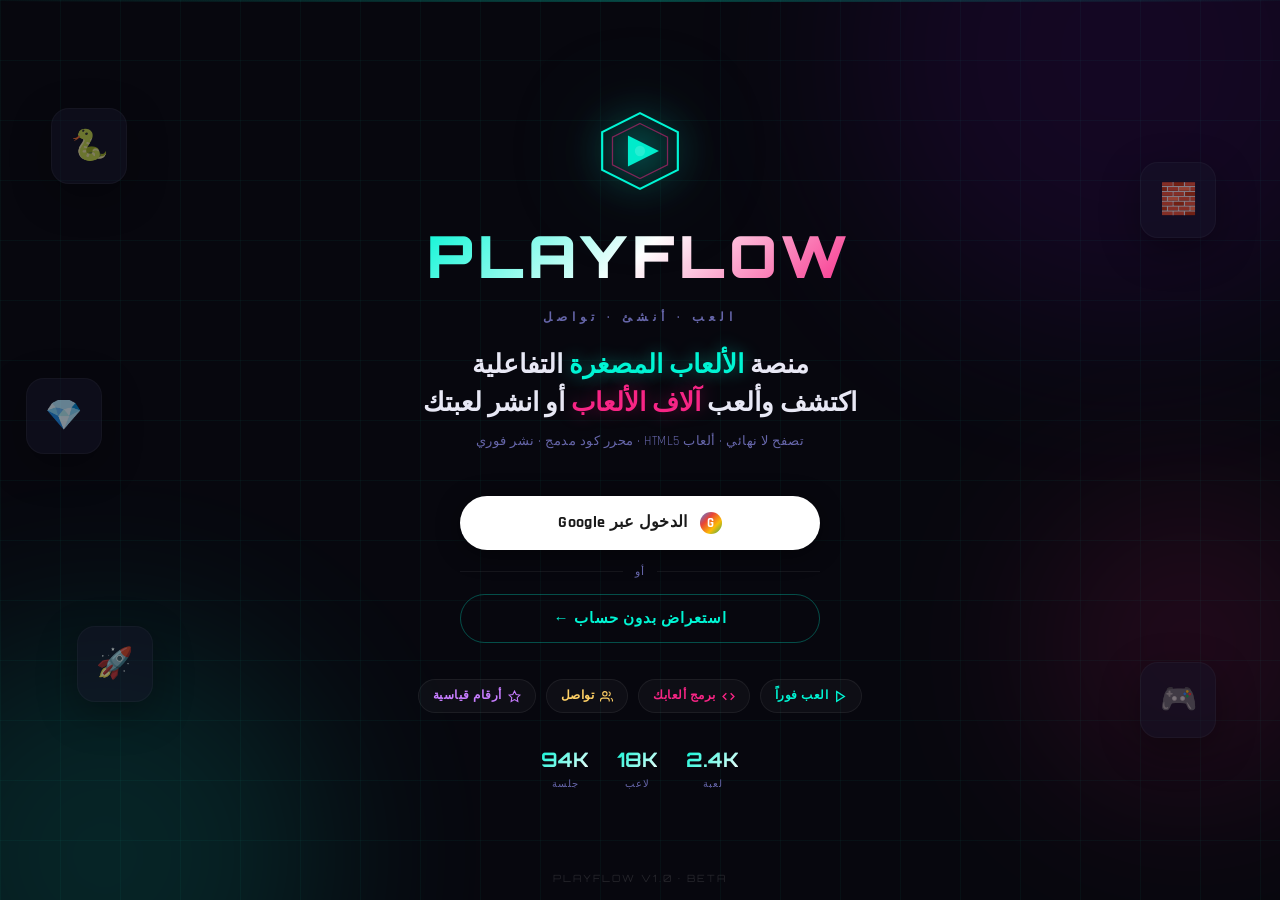
<file: index.html>
<!DOCTYPE html>
<html lang="ar" dir="rtl">
<head>
  <meta charset="UTF-8">
  <meta name="viewport" content="width=device-width, initial-scale=1.0, user-scalable=no">
  <title>PlayFlow — العب · أنشئ · تواصل</title>
  <link rel="stylesheet" href="style.css">
  <style>
    body { overflow:hidden; }

    /* ─── BG ─── */
    .bg {
      position:fixed; inset:0; background:var(--bg); overflow:hidden;
    }
    .bg-grid {
      position:absolute; inset:-60px;
      background-image:
        linear-gradient(rgba(0,245,212,0.04) 1px,transparent 1px),
        linear-gradient(90deg,rgba(0,245,212,0.04) 1px,transparent 1px);
      background-size:60px 60px; animation:gridMove 14s linear infinite;
    }
    .orb {
      position:absolute; border-radius:50%; filter:blur(90px); opacity:0.12; animation:float 9s ease-in-out infinite;
    }
    .orb-1 { width:550px;height:550px;background:var(--purple);top:-220px;right:-120px;animation-delay:0s; }
    .orb-2 { width:450px;height:450px;background:var(--cyan);  bottom:-180px;left:-120px;animation-delay:3s; }
    .orb-3 { width:300px;height:300px;background:var(--pink);  top:55%;right:-60px;    animation-delay:5.5s; }
    .scan {
      position:absolute; left:0; right:0; height:2px;
      background:linear-gradient(90deg,transparent,rgba(0,245,212,0.25),transparent);
      animation:scanLine 5s linear infinite; pointer-events:none;
    }

    /* ─── Floating cards ─── */
    .float-cards { position:fixed; inset:0; pointer-events:none; overflow:hidden; }
    .fc {
      position:absolute; width:76px;height:76px;border-radius:18px;
      background:rgba(22,22,42,0.85); border:1px solid var(--border);
      display:flex; align-items:center; justify-content:center;
      font-size:30px; box-shadow:0 12px 40px rgba(0,0,0,0.6);
      opacity:0.55; animation:float 6s ease-in-out infinite;
    }
    .fc-1{top:12%;left:4%;animation-delay:0s;}
    .fc-2{top:18%;right:5%;animation-delay:1.8s;}
    .fc-3{bottom:22%;left:6%;animation-delay:2.9s;}
    .fc-4{bottom:18%;right:5%;animation-delay:0.9s;}
    .fc-5{top:42%;left:2%;animation-delay:4s;}

    /* ─── Main splash ─── */
    .splash {
      position:relative; z-index:10;
      min-height:100vh; display:flex; flex-direction:column;
      align-items:center; justify-content:center;
      padding:40px 28px; gap:0;
    }

    /* ─── Logo ─── */
    .logo-wrap {
      display:flex; flex-direction:column; align-items:center;
      margin-bottom:20px;
      animation:fadeUp 0.8s ease both;
    }
    .logo-icon { width:86px;height:86px;margin-bottom:18px;position:relative; }
    .logo-icon svg {
      width:100%;height:100%;
      filter:drop-shadow(0 0 18px rgba(0,245,212,0.85)) drop-shadow(0 0 50px rgba(0,245,212,0.25));
      animation:pulse 3.5s ease-in-out infinite;
    }
    .logo-title {
      font-family:'Orbitron',sans-serif; font-size:clamp(38px,9vw,58px);
      font-weight:900; letter-spacing:5px; text-transform:uppercase;
      background:linear-gradient(135deg,var(--cyan) 0%,#fff 50%,var(--pink) 100%);
      -webkit-background-clip:text; -webkit-text-fill-color:transparent; background-clip:text;
      animation:neonFlicker 7s ease-in-out infinite;
    }
    .logo-sub {
      font-family:'Rajdhani',sans-serif; font-size:12px; font-weight:600;
      letter-spacing:5px; text-transform:uppercase; color:var(--muted); margin-top:10px;
    }

    /* ─── Tagline ─── */
    .tagline {
      text-align:center; margin-bottom:44px;
      animation:fadeUp 0.9s 0.15s ease both;
    }
    .tagline h2 {
      font-family:'Rajdhani',sans-serif; font-size:clamp(18px,4.5vw,26px);
      font-weight:600; color:var(--text); line-height:1.45;
    }
    .tagline .hl  { color:var(--cyan);   text-shadow:0 0 18px rgba(0,245,212,0.45); }
    .tagline .hl2 { color:var(--pink);   text-shadow:0 0 18px rgba(247,37,133,0.4); }
    .tagline p    { color:var(--muted);  font-size:13px; margin-top:10px; letter-spacing:0.5px; }

    /* ─── CTA ─── */
    .cta-area {
      display:flex; flex-direction:column; align-items:center; gap:14px;
      width:100%; max-width:360px;
      animation:fadeUp 1s 0.3s ease both;
    }
    .btn-google {
      display:flex; align-items:center; justify-content:center; gap:12px;
      width:100%; padding:16px 28px; background:#fff; border-radius:50px;
      font-family:'Rajdhani',sans-serif; font-weight:700; font-size:16px;
      letter-spacing:0.3px; color:#1a1a1a;
      box-shadow:0 4px 24px rgba(0,0,0,0.45); transition:all 0.3s; border:none; cursor:pointer;
    }
    .btn-google:hover { transform:translateY(-3px); box-shadow:0 10px 36px rgba(255,255,255,0.18); }
    .btn-google .g-logo {
      width:22px;height:22px; border-radius:50%;
      background:linear-gradient(135deg,#4285f4,#ea4335,#fbbc05,#34a853);
      display:flex; align-items:center; justify-content:center;
      font-size:13px; font-weight:900; color:#fff; flex-shrink:0;
    }

    .sep {
      display:flex; align-items:center; gap:12px; width:100%;
      color:var(--muted); font-size:11px; letter-spacing:1px; text-transform:uppercase;
    }
    .sep::before,.sep::after { content:'';flex:1;height:1px;background:var(--border); }

    .btn-guest {
      width:100%; padding:14px; background:transparent;
      border:1.5px solid rgba(0,245,212,0.3); border-radius:50px;
      font-family:'Rajdhani',sans-serif; font-weight:700;
      font-size:15px; letter-spacing:1px; text-transform:uppercase;
      color:var(--cyan); transition:all 0.3s; cursor:pointer;
    }
    .btn-guest:hover { border-color:var(--cyan); background:rgba(0,245,212,0.08); box-shadow:var(--glow-c); }

    /* ─── Feature pills ─── */
    .pills {
      display:flex; gap:10px; flex-wrap:wrap; justify-content:center;
      margin-top:36px; animation:fadeUp 1.1s 0.5s ease both;
    }
    .pill {
      display:flex; align-items:center; gap:6px;
      padding:7px 14px; border-radius:20px;
      background:rgba(255,255,255,0.03); border:1px solid var(--border);
      font-size:12px; font-weight:600; letter-spacing:0.5px; text-transform:uppercase;
    }
    .pill svg { width:13px;height:13px; }
    .p1 { color:var(--cyan); }
    .p2 { color:var(--pink); }
    .p3 { color:var(--yellow); }
    .p4 { color:#c77dff; }

    /* ─── Stats row ─── */
    .stats-row {
      display:flex; gap:28px; margin-top:32px;
      animation:fadeUp 1.2s 0.65s ease both;
    }
    .stat { display:flex; flex-direction:column; align-items:center; gap:2px; }
    .stat-val {
      font-family:'Orbitron',sans-serif; font-size:20px; font-weight:700;
      background:linear-gradient(135deg,var(--cyan),#fff);
      -webkit-background-clip:text; -webkit-text-fill-color:transparent; background-clip:text;
    }
    .stat-lbl { font-size:10px; color:var(--muted); letter-spacing:1px; text-transform:uppercase; }

    /* ─── Version ─── */
    .ver {
      position:fixed; bottom:14px; left:50%; transform:translateX(-50%);
      font-size:10px; color:rgba(255,255,255,0.12);
      letter-spacing:2px; text-transform:uppercase; font-family:'Orbitron',sans-serif;
    }
  </style>
</head>
<body>
  <!-- BG -->
  <div class="bg">
    <div class="bg-grid"></div>
    <div class="orb orb-1"></div>
    <div class="orb orb-2"></div>
    <div class="orb orb-3"></div>
    <div class="scan"></div>
  </div>

  <!-- Floating cards -->
  <div class="float-cards">
    <div class="fc fc-1">🐍</div>
    <div class="fc fc-2">🧱</div>
    <div class="fc fc-3">🚀</div>
    <div class="fc fc-4">🎮</div>
    <div class="fc fc-5">💎</div>
  </div>

  <!-- Splash -->
  <div class="splash">
    <!-- Logo -->
    <div class="logo-wrap">
      <div class="logo-icon">
        <svg viewBox="0 0 100 100" fill="none" xmlns="http://www.w3.org/2000/svg">
          <polygon points="50,6 94,28 94,72 50,94 6,72 6,28" fill="none" stroke="#00f5d4" stroke-width="2.5"/>
          <polygon points="50,18 82,34 82,66 50,82 18,66 18,34" fill="none" stroke="#f72585" stroke-width="1.5" opacity="0.5"/>
          <path d="M36 32 L72 50 L36 68 Z" fill="#00f5d4" opacity="0.95"/>
          <circle cx="50" cy="50" r="6" fill="#fff" opacity="0.15"/>
        </svg>
      </div>
      <div class="logo-title">PlayFlow</div>
      <div class="logo-sub">العب · أنشئ · تواصل</div>
    </div>

    <!-- Tagline -->
    <div class="tagline">
      <h2>منصة <span class="hl">الألعاب المصغرة</span> التفاعلية<br>اكتشف وألعب <span class="hl2">آلاف الألعاب</span> أو انشر لعبتك</h2>
      <p>تصفح لا نهائي · ألعاب HTML5 · محرر كود مدمج · نشر فوري</p>
    </div>

    <!-- CTA -->
    <div class="cta-area">
      <button class="btn-google" onclick="googleLogin(this)">
        <div class="g-logo">G</div>
        الدخول عبر Google
      </button>
      <div class="sep">أو</div>
      <button class="btn-guest" onclick="guestLogin()">استعراض بدون حساب ←</button>
    </div>

    <!-- Pills -->
    <div class="pills">
      <div class="pill p1">
        <svg viewBox="0 0 24 24" fill="none" stroke="currentColor" stroke-width="2.5"><polygon points="5 3 19 12 5 21 5 3"/></svg>
        العب فوراً
      </div>
      <div class="pill p2">
        <svg viewBox="0 0 24 24" fill="none" stroke="currentColor" stroke-width="2.5"><polyline points="16 18 22 12 16 6"/><polyline points="8 6 2 12 8 18"/></svg>
        برمج ألعابك
      </div>
      <div class="pill p3">
        <svg viewBox="0 0 24 24" fill="none" stroke="currentColor" stroke-width="2"><path d="M17 21v-2a4 4 0 0 0-4-4H5a4 4 0 0 0-4 4v2"/><circle cx="9" cy="7" r="4"/><path d="M23 21v-2a4 4 0 0 0-3-3.87"/><path d="M16 3.13a4 4 0 0 1 0 7.75"/></svg>
        تواصل
      </div>
      <div class="pill p4">
        <svg viewBox="0 0 24 24" fill="none" stroke="currentColor" stroke-width="2"><path d="M12 2l3.09 6.26L22 9.27l-5 4.87 1.18 6.88L12 17.77l-6.18 3.25L7 14.14 2 9.27l6.91-1.01L12 2z"/></svg>
        أرقام قياسية
      </div>
    </div>

    <!-- Stats -->
    <div class="stats-row">
      <div class="stat"><span class="stat-val">2.4K</span><span class="stat-lbl">لعبة</span></div>
      <div class="stat"><span class="stat-val">18K</span><span class="stat-lbl">لاعب</span></div>
      <div class="stat"><span class="stat-val">94K</span><span class="stat-lbl">جلسة</span></div>
    </div>
  </div>

  <div class="ver">PlayFlow v1.0 · Beta</div>

  <script>
    function googleLogin(btn){
      btn.innerHTML = '<div class="ring" style="width:20px;height:20px;border-width:2.5px;margin-left:8px"></div> جاري التحقق...';
      btn.style.color = '#999'; btn.disabled = true;
      setTimeout(()=>{
        localStorage.setItem('pf_user', JSON.stringify({
          name:'لاعب',email:'player@gmail.com',
          avatar:null, joined:new Date().toISOString()
        }));
        window.location.href='feed.html';
      },1600);
    }
    function guestLogin(){
      localStorage.setItem('pf_guest','1');
      window.location.href='feed.html';
    }
  </script>
</body>
</html>
</file>
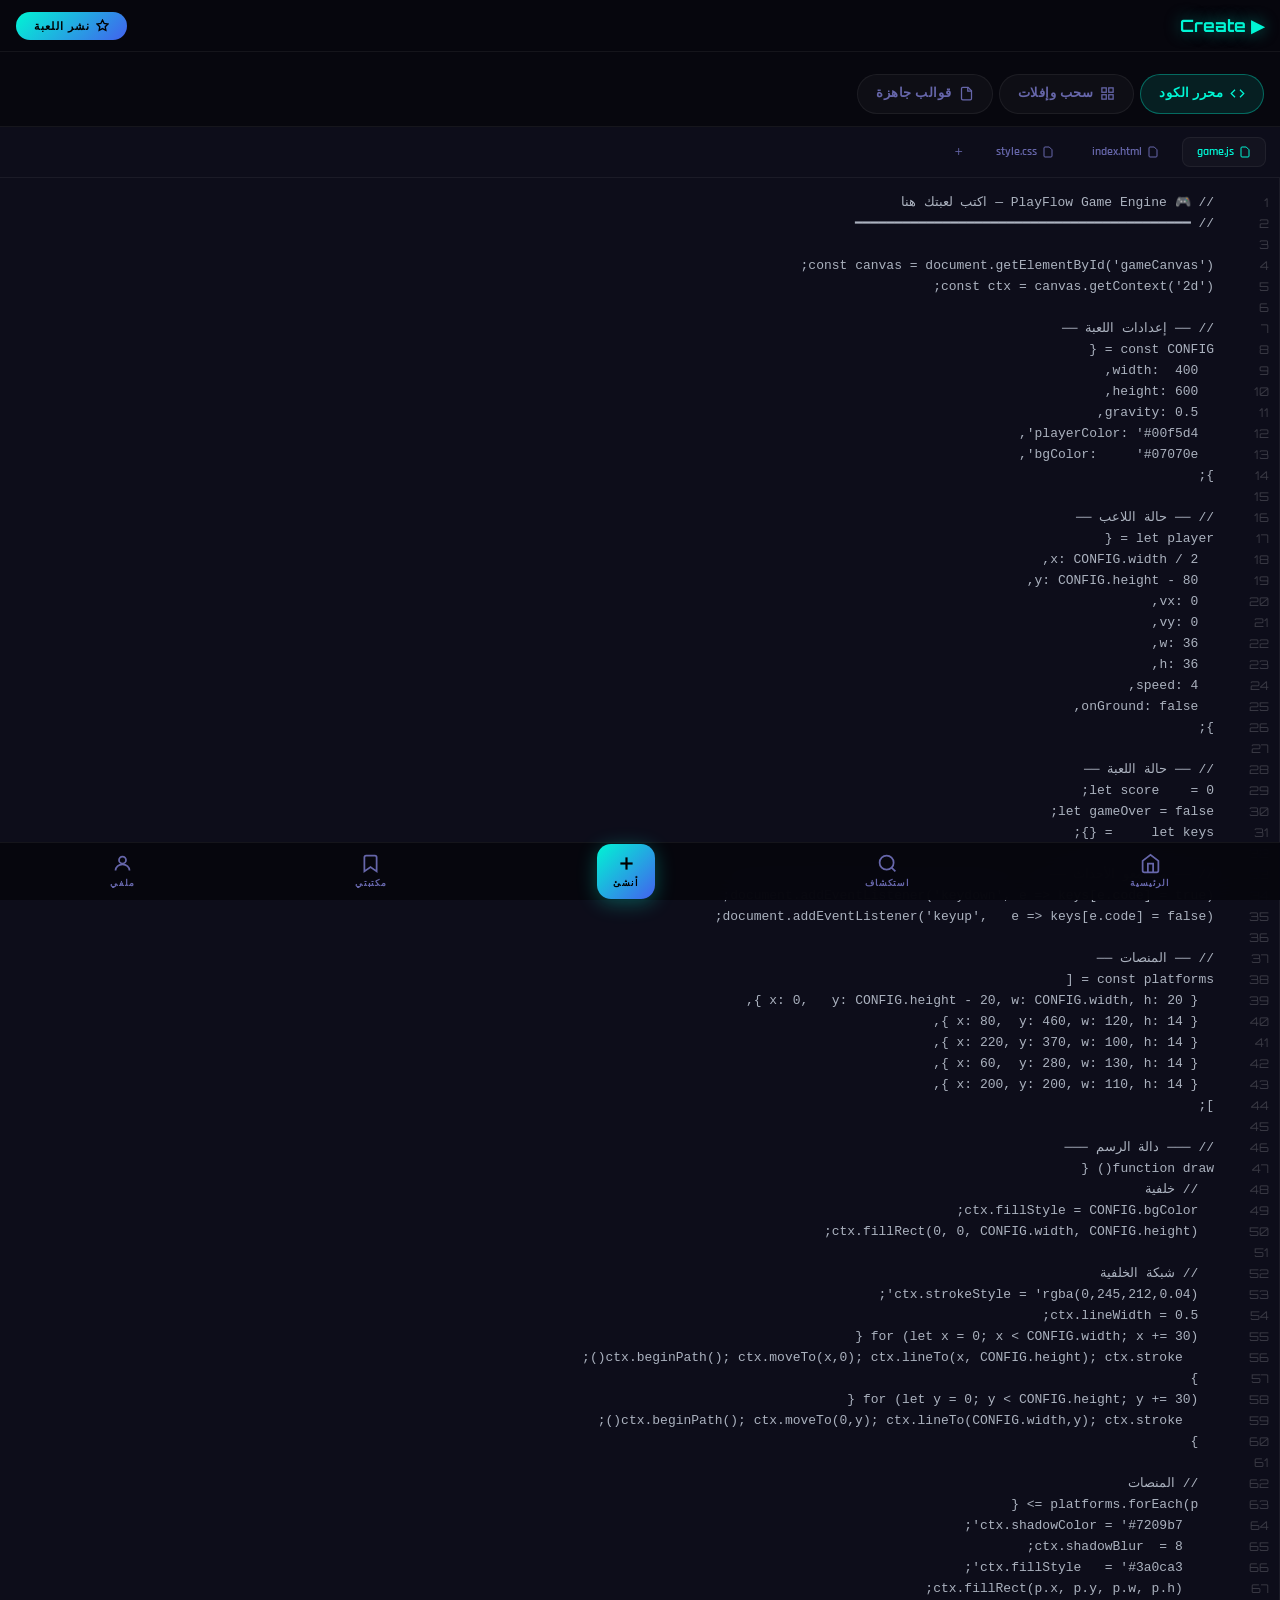
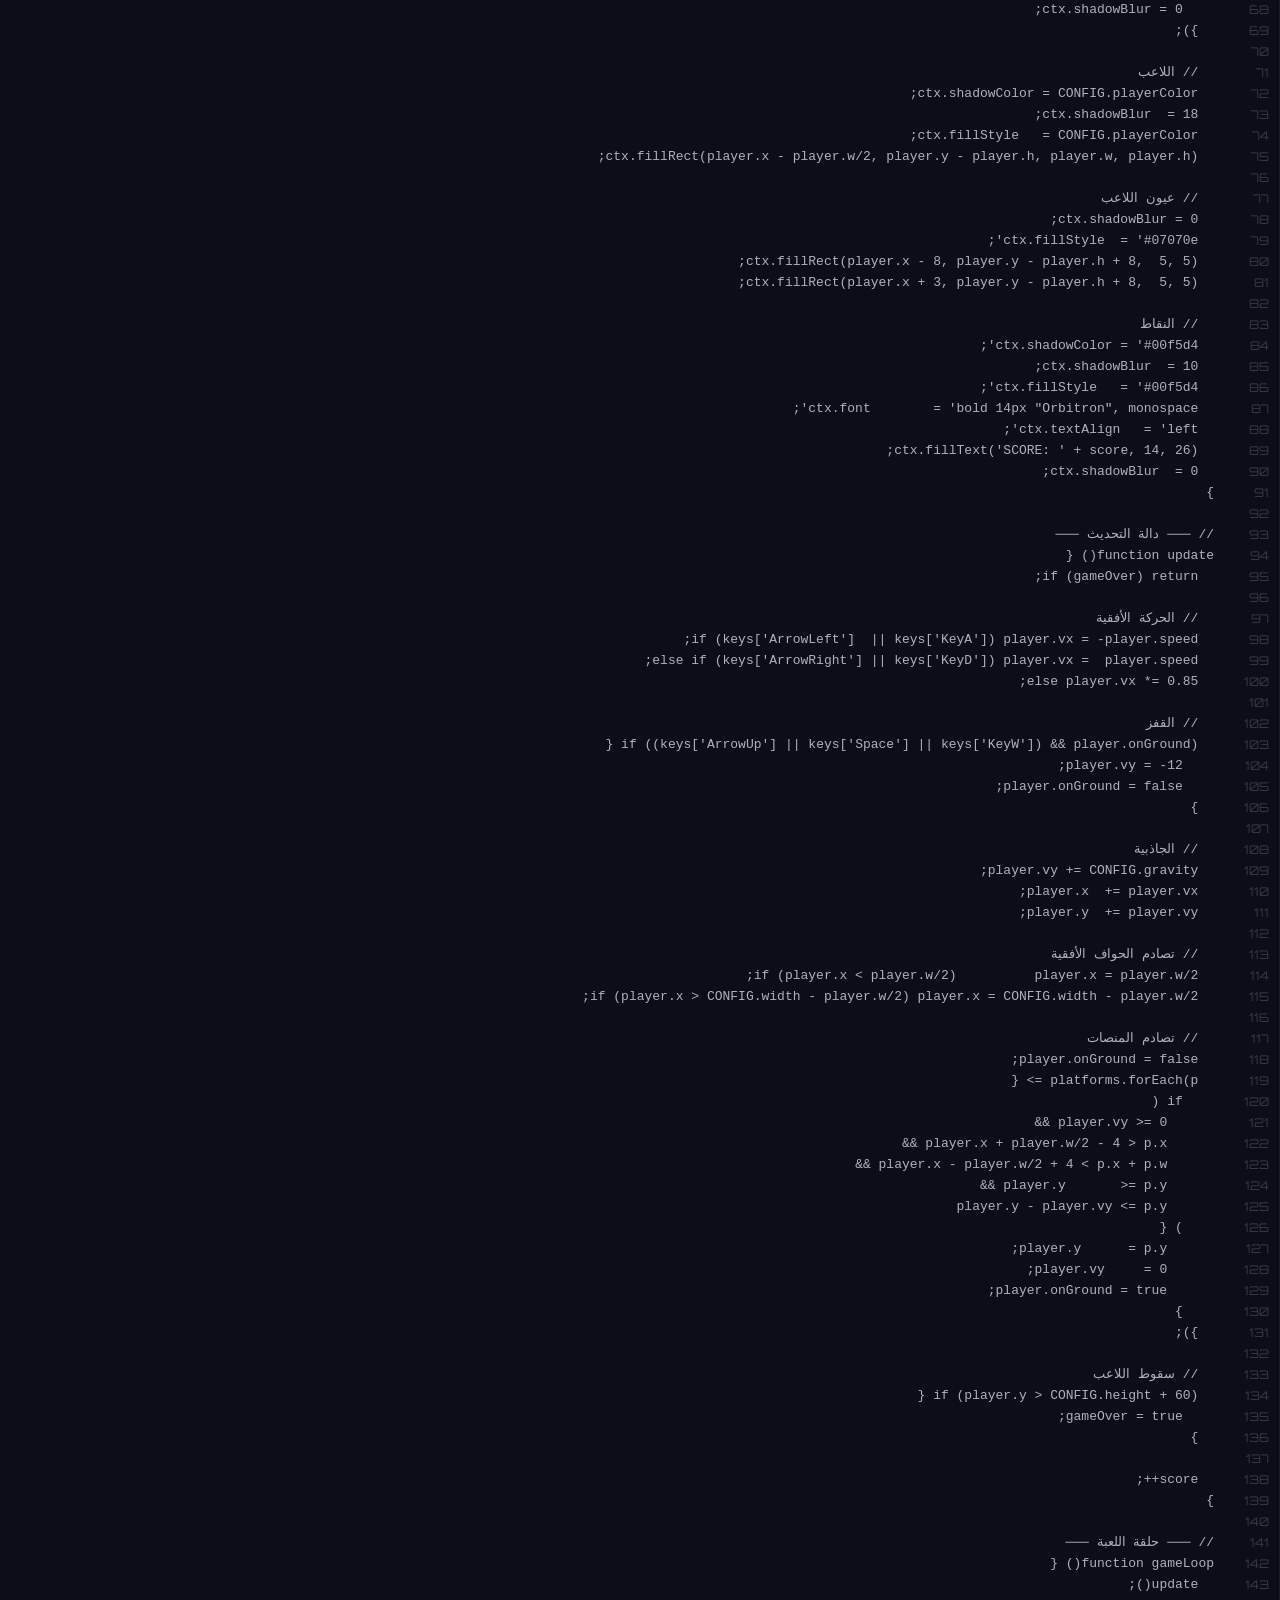
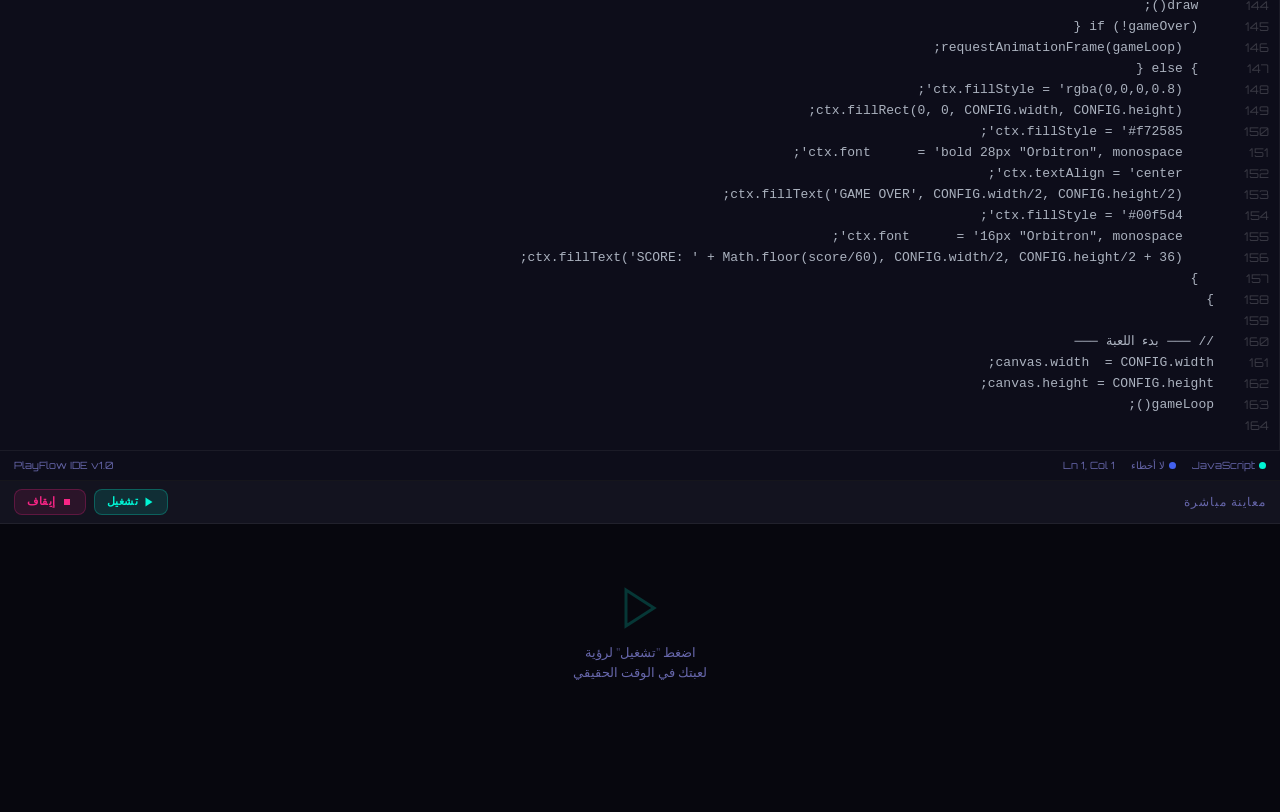
<file: create.html>
<!DOCTYPE html>
<html lang="ar" dir="rtl">
<head>
  <meta charset="UTF-8">
  <meta name="viewport" content="width=device-width, initial-scale=1.0">
  <title>PlayFlow — أنشئ لعبتك</title>
  <link rel="stylesheet" href="style.css">
  <style>
    body { overflow-y:auto; min-height:100vh; background:var(--bg); }

    /* ─── Top Bar ─── */
    .top-bar {
      position:fixed; top:0; left:0; right:0; height:52px; z-index:500;
      background:rgba(7,7,14,0.96); backdrop-filter:blur(20px);
      border-bottom:1px solid var(--border);
      display:flex; align-items:center; justify-content:space-between;
      padding:0 16px;
    }
    .top-logo { font-family:'Orbitron',sans-serif; font-size:17px; font-weight:700; color:var(--cyan); text-shadow:0 0 15px rgba(0,245,212,0.5); }
    .top-actions { display:flex; gap:10px; align-items:center; }
    .publish-btn {
      display:flex; align-items:center; gap:6px;
      padding:7px 18px; border-radius:20px;
      background:linear-gradient(135deg,var(--cyan),var(--violet));
      font-family:'Orbitron',sans-serif; font-size:11px; font-weight:700;
      letter-spacing:1px; color:#000; transition:all 0.25s;
    }
    .publish-btn:hover { transform:translateY(-2px); box-shadow:0 6px 20px rgba(0,245,212,0.4); }

    /* ─── Main Layout ─── */
    .main { padding:62px 0 68px; display:flex; flex-direction:column; min-height:100vh; }

    /* ─── Mode Tabs ─── */
    .mode-tabs {
      display:flex; gap:6px; padding:12px 16px; overflow-x:auto;
      border-bottom:1px solid var(--border); scrollbar-width:none;
    }
    .mode-tabs::-webkit-scrollbar { display:none; }
    .mode-tab {
      display:flex; align-items:center; gap:7px;
      padding:9px 18px; border-radius:22px; white-space:nowrap;
      font-size:13px; font-weight:700; letter-spacing:0.5px;
      color:var(--muted); background:rgba(255,255,255,0.03);
      border:1px solid var(--border); transition:all 0.25s; cursor:pointer;
    }
    .mode-tab svg { width:15px; height:15px; }
    .mode-tab.active { background:rgba(0,245,212,0.1); color:var(--cyan); border-color:rgba(0,245,212,0.35); }
    .mode-tab:hover:not(.active) { color:var(--text); border-color:rgba(255,255,255,0.1); }

    /* ─── Panel ─── */
    .panel { display:none; flex:1; flex-direction:column; }
    .panel.active { display:flex; }

    /* ════════════════════════════════
       PANEL 1: CODE EDITOR
    ════════════════════════════════ */
    .editor-layout { display:flex; flex-direction:column; flex:1; }
    .editor-topbar {
      display:flex; align-items:center; gap:8px; padding:10px 14px;
      background:var(--bg2); border-bottom:1px solid var(--border);
      overflow-x:auto; scrollbar-width:none;
    }
    .editor-topbar::-webkit-scrollbar { display:none; }
    .file-tab {
      display:flex; align-items:center; gap:5px;
      padding:5px 14px; border-radius:8px; white-space:nowrap;
      font-size:12px; font-weight:600;
      color:var(--muted); background:transparent; border:1px solid transparent; cursor:pointer; transition:all 0.2s;
    }
    .file-tab.active { background:var(--bg3); color:var(--cyan); border-color:var(--border); }
    .file-tab svg { width:12px; height:12px; }
    .add-file-btn { color:var(--muted); padding:5px 10px; border-radius:8px; transition:all 0.2s; font-size:18px; line-height:1; }
    .add-file-btn:hover { color:var(--cyan); background:rgba(0,245,212,0.08); }

    .editor-body { display:flex; flex:1; overflow:hidden; }
    .line-nums {
      display:flex; flex-direction:column; padding:14px 10px 14px 14px;
      background:var(--bg2); border-right:1px solid var(--border);
      font-family:'Orbitron',monospace; font-size:12px; color:rgba(255,255,255,0.18);
      line-height:21px; user-select:none; min-width:42px; text-align:right;
      overflow:hidden;
    }
    #code-area {
      flex:1; padding:14px 16px; background:var(--bg2);
      font-family:'Courier New',monospace; font-size:13px; color:#abb2bf;
      line-height:21px; resize:none; border:none; outline:none;
      tab-size:2; spellcheck:false; overflow-y:auto;
    }
    #code-area::selection { background:rgba(0,245,212,0.2); }

    /* Syntax coloring classes (applied via spans in real editor; simplified) */
    .editor-footer {
      display:flex; align-items:center; justify-content:space-between;
      padding:7px 14px; background:var(--bg2); border-top:1px solid var(--border);
      font-size:11px; color:var(--muted);
    }
    .ef-left { display:flex; gap:16px; }
    .ef-badge { display:flex; align-items:center; gap:4px; }
    .ef-badge span { font-size:10px; font-family:'Orbitron',sans-serif; }
    .ef-dot { width:7px;height:7px;border-radius:50%; }

    /* Preview panel */
    .preview-panel {
      flex:1; display:flex; flex-direction:column;
      border-top:1px solid var(--border);
    }
    .preview-bar {
      display:flex; align-items:center; justify-content:space-between;
      padding:8px 14px; background:var(--bg3); border-bottom:1px solid var(--border);
    }
    .preview-bar span { font-size:12px; color:var(--muted); font-family:'Orbitron',sans-serif; letter-spacing:1px; }
    .preview-bar-actions { display:flex; gap:8px; }
    .pb-btn {
      display:flex; align-items:center; gap:5px; padding:5px 12px; border-radius:8px;
      font-size:11px; font-weight:700; letter-spacing:0.5px; transition:all 0.2s;
    }
    .pb-btn svg { width:12px; height:12px; }
    .pb-run  { background:rgba(0,245,212,0.12); color:var(--cyan); border:1px solid rgba(0,245,212,0.25); }
    .pb-run:hover { background:rgba(0,245,212,0.2); }
    .pb-stop { background:rgba(247,37,133,0.1); color:var(--pink); border:1px solid rgba(247,37,133,0.25); }
    .preview-iframe-wrap { flex:1; position:relative; min-height:220px; }
    #preview-frame { width:100%; height:100%; border:none; background:#07070e; min-height:220px; }
    .preview-placeholder {
      position:absolute; inset:0; display:flex; flex-direction:column;
      align-items:center; justify-content:center; gap:12px;
      pointer-events:none;
    }
    .preview-placeholder svg { width:48px; height:48px; color:rgba(0,245,212,0.2); }
    .preview-placeholder p { font-size:13px; color:var(--muted); text-align:center; line-height:1.5; }

    /* ════════════════════════════════
       PANEL 2: DRAG & DROP BUILDER
    ════════════════════════════════ */
    .builder-layout { flex:1; display:flex; flex-direction:column; gap:0; }
    .builder-assets {
      padding:12px 14px; border-bottom:1px solid var(--border);
    }
    .ba-title { font-size:12px; color:var(--muted); letter-spacing:1px; text-transform:uppercase; font-family:'Orbitron',sans-serif; margin-bottom:10px; }
    .assets-grid { display:grid; grid-template-columns:repeat(4,1fr); gap:8px; }
    .asset-card {
      display:flex; flex-direction:column; align-items:center; gap:4px;
      padding:10px 6px; border-radius:10px;
      background:rgba(255,255,255,0.03); border:1px solid var(--border);
      font-size:10px; color:var(--muted); cursor:grab; transition:all 0.2s;
    }
    .asset-card:hover { border-color:rgba(0,245,212,0.3); color:var(--cyan); background:rgba(0,245,212,0.05); }
    .asset-card:active { cursor:grabbing; transform:scale(0.97); }
    .asset-card span { font-size:22px; }

    .builder-canvas-wrap {
      flex:1; position:relative; margin:14px; border-radius:12px;
      background:rgba(255,255,255,0.02); border:2px dashed rgba(0,245,212,0.15);
      min-height:280px; overflow:hidden; cursor:default;
    }
    .builder-canvas-wrap.drag-over {
      border-color:rgba(0,245,212,0.5); background:rgba(0,245,212,0.03);
    }
    .bc-placeholder {
      position:absolute; inset:0; display:flex; flex-direction:column;
      align-items:center; justify-content:center; gap:10px;
      pointer-events:none;
    }
    .bc-placeholder svg { width:40px;height:40px;color:rgba(0,245,212,0.2); }
    .bc-placeholder p { font-size:12px; color:var(--muted); text-align:center; }
    .placed-element {
      position:absolute; cursor:move; user-select:none;
      display:flex; align-items:center; justify-content:center;
      border-radius:8px; font-size:26px; border:2px solid transparent; transition:border 0.2s;
    }
    .placed-element:hover { border-color:rgba(0,245,212,0.5); }
    .placed-element.selected { border-color:var(--cyan); box-shadow:0 0 12px rgba(0,245,212,0.35); }
    .delete-el {
      position:absolute; top:-10px; right:-10px; width:20px; height:20px;
      border-radius:50%; background:var(--pink); color:#fff; font-size:12px;
      display:none; align-items:center; justify-content:center; cursor:pointer; z-index:10;
    }
    .placed-element.selected .delete-el { display:flex; }

    .builder-props {
      padding:12px 14px; border-top:1px solid var(--border);
    }
    .bp-title { font-size:11px; color:var(--muted); letter-spacing:1px; text-transform:uppercase; font-family:'Orbitron',sans-serif; margin-bottom:10px; }
    .props-grid { display:grid; grid-template-columns:1fr 1fr; gap:8px; }
    .prop-group { display:flex; flex-direction:column; gap:4px; }
    .prop-label { font-size:10px; color:var(--muted); letter-spacing:0.5px; text-transform:uppercase; }
    .prop-input {
      padding:7px 10px; background:var(--bg3); border:1px solid var(--border); border-radius:7px;
      color:var(--text); font-family:'Rajdhani',sans-serif; font-size:13px; outline:none; transition:border 0.2s;
    }
    .prop-input:focus { border-color:rgba(0,245,212,0.4); }

    /* ════════════════════════════════
       PANEL 3: TEMPLATES
    ════════════════════════════════ */
    .templates-grid {
      display:grid; grid-template-columns:1fr 1fr; gap:12px; padding:16px;
    }
    .template-card {
      border-radius:12px; overflow:hidden; background:var(--card);
      border:1px solid var(--border); cursor:pointer; transition:all 0.25s;
    }
    .template-card:hover { transform:translateY(-3px); border-color:rgba(0,245,212,0.3); box-shadow:0 8px 24px rgba(0,0,0,0.4); }
    .tc-preview {
      height:100px; display:flex; align-items:center; justify-content:center;
      font-size:38px; position:relative; overflow:hidden;
    }
    .tc-preview::after {
      content:''; position:absolute; inset:0;
      background:linear-gradient(to bottom,transparent 40%,var(--card));
    }
    .tc-body { padding:10px 12px 12px; }
    .tc-name { font-family:'Orbitron',sans-serif; font-size:12px; font-weight:700; color:var(--text); margin-bottom:4px; }
    .tc-desc { font-size:11px; color:var(--muted); line-height:1.4; }
    .tc-tags { display:flex; gap:5px; margin-top:7px; flex-wrap:wrap; }
    .tc-tag { padding:2px 8px; border-radius:8px; font-size:10px; font-weight:600; background:rgba(0,245,212,0.08); color:var(--cyan); border:1px solid rgba(0,245,212,0.15); }
    .use-template-btn {
      display:block; width:100%; margin-top:10px; padding:7px;
      background:rgba(0,245,212,0.08); border:1px solid rgba(0,245,212,0.2);
      border-radius:8px; color:var(--cyan); font-family:'Orbitron',sans-serif;
      font-size:10px; letter-spacing:1px; font-weight:700; text-align:center; transition:all 0.2s;
    }
    .use-template-btn:hover { background:rgba(0,245,212,0.18); }

    /* ─── Bottom Nav ─── */
    .bottom-nav { z-index:9999; }
  </style>
</head>
<body>

  <!-- Top Bar -->
  <div class="top-bar">
    <span class="top-logo">▶ Create</span>
    <div class="top-actions">
      <button class="publish-btn" onclick="publishGame()">
        <svg viewBox="0 0 24 24" fill="none" stroke="currentColor" stroke-width="2.5" style="width:13px;height:13px"><path d="M12 2l3.09 6.26L22 9.27l-5 4.87 1.18 6.88L12 17.77l-6.18 3.25L7 14.14 2 9.27l6.91-1.01L12 2z"/></svg>
        نشر اللعبة
      </button>
    </div>
  </div>

  <div class="main">

    <!-- Mode Tabs -->
    <div class="mode-tabs">
      <div class="mode-tab active" onclick="switchPanel('code',this)">
        <svg viewBox="0 0 24 24" fill="none" stroke="currentColor" stroke-width="2"><polyline points="16 18 22 12 16 6"/><polyline points="8 6 2 12 8 18"/></svg>
        محرر الكود
      </div>
      <div class="mode-tab" onclick="switchPanel('builder',this)">
        <svg viewBox="0 0 24 24" fill="none" stroke="currentColor" stroke-width="2"><rect x="3" y="3" width="7" height="7"/><rect x="14" y="3" width="7" height="7"/><rect x="14" y="14" width="7" height="7"/><rect x="3" y="14" width="7" height="7"/></svg>
        سحب وإفلات
      </div>
      <div class="mode-tab" onclick="switchPanel('templates',this)">
        <svg viewBox="0 0 24 24" fill="none" stroke="currentColor" stroke-width="2"><path d="M14.5 2H6a2 2 0 0 0-2 2v16a2 2 0 0 0 2 2h12a2 2 0 0 0 2-2V7.5L14.5 2z"/><polyline points="14 2 14 8 20 8"/></svg>
        قوالب جاهزة
      </div>
    </div>

    <!-- ══ PANEL: CODE ══ -->
    <div class="panel active" id="panel-code">
      <div class="editor-layout">
        <!-- File tabs -->
        <div class="editor-topbar">
          <div class="file-tab active">
            <svg viewBox="0 0 24 24" fill="none" stroke="currentColor" stroke-width="2"><path d="M14.5 2H6a2 2 0 0 0-2 2v16a2 2 0 0 0 2 2h12a2 2 0 0 0 2-2V7.5L14.5 2z"/></svg>
            game.js
          </div>
          <div class="file-tab" onclick="this.classList.toggle('active')">
            <svg viewBox="0 0 24 24" fill="none" stroke="currentColor" stroke-width="2"><path d="M14.5 2H6a2 2 0 0 0-2 2v16a2 2 0 0 0 2 2h12a2 2 0 0 0 2-2V7.5L14.5 2z"/></svg>
            index.html
          </div>
          <div class="file-tab" onclick="this.classList.toggle('active')">
            <svg viewBox="0 0 24 24" fill="none" stroke="currentColor" stroke-width="2"><path d="M14.5 2H6a2 2 0 0 0-2 2v16a2 2 0 0 0 2 2h12a2 2 0 0 0 2-2V7.5L14.5 2z"/></svg>
            style.css
          </div>
          <button class="add-file-btn">+</button>
        </div>

        <!-- Editor body -->
        <div class="editor-body">
          <div class="line-nums" id="line-nums">1</div>
          <textarea id="code-area" spellcheck="false" oninput="updateLineNums(this)" onscroll="syncScroll(this)">// 🎮 PlayFlow Game Engine — اكتب لعبتك هنا
// ━━━━━━━━━━━━━━━━━━━━━━━━━━━━━━━━━━━━━━━━━━

const canvas = document.getElementById('gameCanvas');
const ctx = canvas.getContext('2d');

// ── إعدادات اللعبة ──
const CONFIG = {
  width:  400,
  height: 600,
  gravity: 0.5,
  playerColor: '#00f5d4',
  bgColor:     '#07070e',
};

// ── حالة اللاعب ──
let player = {
  x: CONFIG.width / 2,
  y: CONFIG.height - 80,
  vx: 0,
  vy: 0,
  w: 36,
  h: 36,
  speed: 4,
  onGround: false,
};

// ── حالة اللعبة ──
let score    = 0;
let gameOver = false;
let keys     = {};

// ── مستمعو الأحداث ──
document.addEventListener('keydown', e => keys[e.code] = true);
document.addEventListener('keyup',   e => keys[e.code] = false);

// ── المنصات ──
const platforms = [
  { x: 0,   y: CONFIG.height - 20, w: CONFIG.width, h: 20 },
  { x: 80,  y: 460, w: 120, h: 14 },
  { x: 220, y: 370, w: 100, h: 14 },
  { x: 60,  y: 280, w: 130, h: 14 },
  { x: 200, y: 200, w: 110, h: 14 },
];

// ─── دالة الرسم ───
function draw() {
  // خلفية
  ctx.fillStyle = CONFIG.bgColor;
  ctx.fillRect(0, 0, CONFIG.width, CONFIG.height);

  // شبكة الخلفية
  ctx.strokeStyle = 'rgba(0,245,212,0.04)';
  ctx.lineWidth = 0.5;
  for (let x = 0; x < CONFIG.width; x += 30) {
    ctx.beginPath(); ctx.moveTo(x,0); ctx.lineTo(x, CONFIG.height); ctx.stroke();
  }
  for (let y = 0; y < CONFIG.height; y += 30) {
    ctx.beginPath(); ctx.moveTo(0,y); ctx.lineTo(CONFIG.width,y); ctx.stroke();
  }

  // المنصات
  platforms.forEach(p => {
    ctx.shadowColor = '#7209b7';
    ctx.shadowBlur  = 8;
    ctx.fillStyle   = '#3a0ca3';
    ctx.fillRect(p.x, p.y, p.w, p.h);
    ctx.shadowBlur = 0;
  });

  // اللاعب
  ctx.shadowColor = CONFIG.playerColor;
  ctx.shadowBlur  = 18;
  ctx.fillStyle   = CONFIG.playerColor;
  ctx.fillRect(player.x - player.w/2, player.y - player.h, player.w, player.h);

  // عيون اللاعب
  ctx.shadowBlur = 0;
  ctx.fillStyle  = '#07070e';
  ctx.fillRect(player.x - 8, player.y - player.h + 8,  5, 5);
  ctx.fillRect(player.x + 3, player.y - player.h + 8,  5, 5);

  // النقاط
  ctx.shadowColor = '#00f5d4';
  ctx.shadowBlur  = 10;
  ctx.fillStyle   = '#00f5d4';
  ctx.font        = 'bold 14px "Orbitron", monospace';
  ctx.textAlign   = 'left';
  ctx.fillText('SCORE: ' + score, 14, 26);
  ctx.shadowBlur  = 0;
}

// ─── دالة التحديث ───
function update() {
  if (gameOver) return;

  // الحركة الأفقية
  if (keys['ArrowLeft']  || keys['KeyA']) player.vx = -player.speed;
  else if (keys['ArrowRight'] || keys['KeyD']) player.vx =  player.speed;
  else player.vx *= 0.85;

  // القفز
  if ((keys['ArrowUp'] || keys['Space'] || keys['KeyW']) && player.onGround) {
    player.vy = -12;
    player.onGround = false;
  }

  // الجاذبية
  player.vy += CONFIG.gravity;
  player.x  += player.vx;
  player.y  += player.vy;

  // تصادم الحواف الأفقية
  if (player.x < player.w/2)          player.x = player.w/2;
  if (player.x > CONFIG.width - player.w/2) player.x = CONFIG.width - player.w/2;

  // تصادم المنصات
  player.onGround = false;
  platforms.forEach(p => {
    if (
      player.vy >= 0 &&
      player.x + player.w/2 - 4 > p.x &&
      player.x - player.w/2 + 4 < p.x + p.w &&
      player.y       >= p.y &&
      player.y - player.vy <= p.y
    ) {
      player.y      = p.y;
      player.vy     = 0;
      player.onGround = true;
    }
  });

  // سقوط اللاعب
  if (player.y > CONFIG.height + 60) {
    gameOver = true;
  }

  score++;
}

// ─── حلقة اللعبة ───
function gameLoop() {
  update();
  draw();
  if (!gameOver) {
    requestAnimationFrame(gameLoop);
  } else {
    ctx.fillStyle = 'rgba(0,0,0,0.8)';
    ctx.fillRect(0, 0, CONFIG.width, CONFIG.height);
    ctx.fillStyle = '#f72585';
    ctx.font      = 'bold 28px "Orbitron", monospace';
    ctx.textAlign = 'center';
    ctx.fillText('GAME OVER', CONFIG.width/2, CONFIG.height/2);
    ctx.fillStyle = '#00f5d4';
    ctx.font      = '16px "Orbitron", monospace';
    ctx.fillText('SCORE: ' + Math.floor(score/60), CONFIG.width/2, CONFIG.height/2 + 36);
  }
}

// ─── بدء اللعبة ───
canvas.width  = CONFIG.width;
canvas.height = CONFIG.height;
gameLoop();
</textarea>
        </div>

        <!-- Footer -->
        <div class="editor-footer">
          <div class="ef-left">
            <div class="ef-badge"><div class="ef-dot" style="background:#00f5d4"></div><span>JavaScript</span></div>
            <div class="ef-badge"><div class="ef-dot" style="background:#4361ee"></div><span>لا أخطاء</span></div>
            <div class="ef-badge"><span id="line-count">Ln 1, Col 1</span></div>
          </div>
          <div style="font-size:10px;font-family:'Orbitron',sans-serif;color:var(--muted)">PlayFlow IDE v1.0</div>
        </div>

        <!-- Preview Panel -->
        <div class="preview-panel">
          <div class="preview-bar">
            <span>معاينة مباشرة</span>
            <div class="preview-bar-actions">
              <button class="pb-btn pb-run" onclick="runPreview()">
                <svg viewBox="0 0 24 24" fill="currentColor"><polygon points="5 3 19 12 5 21 5 3"/></svg>
                تشغيل
              </button>
              <button class="pb-btn pb-stop" onclick="stopPreview()">
                <svg viewBox="0 0 24 24" fill="currentColor"><rect x="6" y="6" width="12" height="12"/></svg>
                إيقاف
              </button>
            </div>
          </div>
          <div class="preview-iframe-wrap">
            <div class="preview-placeholder" id="preview-placeholder">
              <svg viewBox="0 0 24 24" fill="none" stroke="currentColor" stroke-width="1.5"><polygon points="5 3 19 12 5 21 5 3"/></svg>
              <p>اضغط "تشغيل" لرؤية<br>لعبتك في الوقت الحقيقي</p>
            </div>
            <iframe id="preview-frame" style="display:none"></iframe>
          </div>
        </div>
      </div>
    </div>

    <!-- ══ PANEL: BUILDER ══ -->
    <div class="panel" id="panel-builder">
      <div class="builder-layout">
        <!-- Assets -->
        <div class="builder-assets">
          <div class="ba-title">مكتبة الأصول — اسحب إلى اللوحة</div>
          <div class="assets-grid">
            <div class="asset-card" draggable="true" data-type="player" data-emoji="🤖" ondragstart="startDrag(event)">
              <span>🤖</span>لاعب
            </div>
            <div class="asset-card" draggable="true" data-type="enemy" data-emoji="👾" ondragstart="startDrag(event)">
              <span>👾</span>عدو
            </div>
            <div class="asset-card" draggable="true" data-type="coin" data-emoji="💎" ondragstart="startDrag(event)">
              <span>💎</span>عملة
            </div>
            <div class="asset-card" draggable="true" data-type="platform" data-emoji="━" ondragstart="startDrag(event)">
              <span>🟦</span>منصة
            </div>
            <div class="asset-card" draggable="true" data-type="obstacle" data-emoji="🌵" ondragstart="startDrag(event)">
              <span>🌵</span>عائق
            </div>
            <div class="asset-card" draggable="true" data-type="powerup" data-emoji="⭐" ondragstart="startDrag(event)">
              <span>⭐</span>قوة
            </div>
            <div class="asset-card" draggable="true" data-type="portal" data-emoji="🌀" ondragstart="startDrag(event)">
              <span>🌀</span>بوابة
            </div>
            <div class="asset-card" draggable="true" data-type="bomb" data-emoji="💣" ondragstart="startDrag(event)">
              <span>💣</span>قنبلة
            </div>
          </div>
        </div>

        <!-- Canvas -->
        <div class="builder-canvas-wrap" id="builder-canvas"
             ondragover="event.preventDefault();this.classList.add('drag-over')"
             ondragleave="this.classList.remove('drag-over')"
             ondrop="dropElement(event)">
          <div class="bc-placeholder" id="bc-placeholder">
            <svg viewBox="0 0 24 24" fill="none" stroke="currentColor" stroke-width="1.5"><path d="M12 5v14M5 12h14"/></svg>
            <p>اسحب العناصر هنا لبناء مستواك</p>
          </div>
        </div>

        <!-- Props -->
        <div class="builder-props">
          <div class="bp-title">خصائص العنصر المحدد</div>
          <div class="props-grid">
            <div class="prop-group">
              <div class="prop-label">الموضع X</div>
              <input class="prop-input" id="prop-x" type="number" value="0" oninput="updateSelected()">
            </div>
            <div class="prop-group">
              <div class="prop-label">الموضع Y</div>
              <input class="prop-input" id="prop-y" type="number" value="0" oninput="updateSelected()">
            </div>
            <div class="prop-group">
              <div class="prop-label">الحجم</div>
              <input class="prop-input" id="prop-size" type="number" value="48" oninput="updateSelected()">
            </div>
            <div class="prop-group">
              <div class="prop-label">السرعة</div>
              <input class="prop-input" id="prop-speed" type="number" value="3" oninput="updateSelected()">
            </div>
          </div>
        </div>
      </div>
    </div>

    <!-- ══ PANEL: TEMPLATES ══ -->
    <div class="panel" id="panel-templates">
      <div class="templates-grid">
        <div class="template-card" onclick="useTemplate('snake')">
          <div class="tc-preview" style="background:radial-gradient(ellipse at 30% 40%,rgba(0,245,212,0.15),transparent)">🐍</div>
          <div class="tc-body">
            <div class="tc-name">Snake Game</div>
            <div class="tc-desc">نموذج ثعبان كلاسيكي قابل للتخصيص</div>
            <div class="tc-tags"><span class="tc-tag">كلاسيك</span><span class="tc-tag">مبتدئ</span></div>
            <button class="use-template-btn">استخدم القالب</button>
          </div>
        </div>
        <div class="template-card" onclick="useTemplate('platformer')">
          <div class="tc-preview" style="background:radial-gradient(ellipse at 70% 30%,rgba(114,9,183,0.15),transparent)">🤖</div>
          <div class="tc-body">
            <div class="tc-name">Platformer</div>
            <div class="tc-desc">منصات قفز ثنائي الأبعاد مع جاذبية</div>
            <div class="tc-tags"><span class="tc-tag">حركة</span><span class="tc-tag">متوسط</span></div>
            <button class="use-template-btn">استخدم القالب</button>
          </div>
        </div>
        <div class="template-card" onclick="useTemplate('shooter')">
          <div class="tc-preview" style="background:radial-gradient(ellipse at 50% 60%,rgba(247,37,133,0.15),transparent)">🚀</div>
          <div class="tc-body">
            <div class="tc-name">Space Shooter</div>
            <div class="tc-desc">إطلاق نار فضائي مع موجات من الأعداء</div>
            <div class="tc-tags"><span class="tc-tag">إطلاق نار</span><span class="tc-tag">متقدم</span></div>
            <button class="use-template-btn">استخدم القالب</button>
          </div>
        </div>
        <div class="template-card" onclick="useTemplate('puzzle')">
          <div class="tc-preview" style="background:radial-gradient(ellipse at 30% 70%,rgba(67,97,238,0.15),transparent)">🧩</div>
          <div class="tc-body">
            <div class="tc-name">Puzzle Match</div>
            <div class="tc-desc">لعبة تطابق ألوان وأشكال تفاعلية</div>
            <div class="tc-tags"><span class="tc-tag">ألغاز</span><span class="tc-tag">مبتدئ</span></div>
            <button class="use-template-btn">استخدم القالب</button>
          </div>
        </div>
        <div class="template-card" onclick="useTemplate('clicker')">
          <div class="tc-preview" style="background:radial-gradient(ellipse at 60% 40%,rgba(255,209,102,0.12),transparent)">💥</div>
          <div class="tc-body">
            <div class="tc-name">Clicker Game</div>
            <div class="tc-desc">لعبة نقر متطورة مع ترقيات وإحصاءات</div>
            <div class="tc-tags"><span class="tc-tag">نقر</span><span class="tc-tag">إدمان</span></div>
            <button class="use-template-btn">استخدم القالب</button>
          </div>
        </div>
        <div class="template-card" onclick="useTemplate('empty')">
          <div class="tc-preview" style="background:var(--bg3)">
            <svg viewBox="0 0 24 24" fill="none" stroke="rgba(255,255,255,0.2)" stroke-width="1.5" style="width:36px;height:36px"><path d="M12 5v14M5 12h14"/></svg>
          </div>
          <div class="tc-body">
            <div class="tc-name">لوحة فارغة</div>
            <div class="tc-desc">ابدأ من الصفر بكود نظيف تماماً</div>
            <div class="tc-tags"><span class="tc-tag">حر</span></div>
            <button class="use-template-btn">ابدأ من الصفر</button>
          </div>
        </div>
      </div>
    </div>

  </div>

  <!-- Bottom Nav -->
  <nav class="bottom-nav">
    <a href="feed.html" class="nav-item">
      <svg viewBox="0 0 24 24" fill="none" stroke="currentColor" stroke-width="2"><path d="M3 9l9-7 9 7v11a2 2 0 0 1-2 2H5a2 2 0 0 1-2-2z"/><polyline points="9 22 9 12 15 12 15 22"/></svg>
      الرئيسية
    </a>
    <a href="#" class="nav-item">
      <svg viewBox="0 0 24 24" fill="none" stroke="currentColor" stroke-width="2"><circle cx="11" cy="11" r="8"/><path d="m21 21-4.35-4.35"/></svg>
      استكشاف
    </a>
    <a href="create.html" class="nav-item nav-create">
      <svg viewBox="0 0 24 24" fill="none" stroke="currentColor" stroke-width="2.5"><line x1="12" y1="5" x2="12" y2="19"/><line x1="5" y1="12" x2="19" y2="12"/></svg>
      أنشئ
    </a>
    <a href="#" class="nav-item">
      <svg viewBox="0 0 24 24" fill="none" stroke="currentColor" stroke-width="2"><path d="M19 21l-7-5-7 5V5a2 2 0 0 1 2-2h10a2 2 0 0 1 2 2z"/></svg>
      مكتبتي
    </a>
    <a href="profile.html" class="nav-item">
      <svg viewBox="0 0 24 24" fill="none" stroke="currentColor" stroke-width="2"><circle cx="12" cy="8" r="4"/><path d="M4 20c0-4 3.6-7 8-7s8 3 8 7"/></svg>
      ملفي
    </a>
  </nav>

  <!-- Toast -->
  <div class="toast" id="toast"></div>

  <script>
  // ─── Toast ───
  function showToast(msg,d=2400){
    const t=document.getElementById('toast');
    t.textContent=msg;t.classList.add('show');
    clearTimeout(t._t);t._t=setTimeout(()=>t.classList.remove('show'),d);
  }

  // ─── Panel switch ───
  function switchPanel(id,tab){
    document.querySelectorAll('.panel').forEach(p=>p.classList.remove('active'));
    document.querySelectorAll('.mode-tab').forEach(t=>t.classList.remove('active'));
    document.getElementById('panel-'+id).classList.add('active');
    tab.classList.add('active');
  }

  // ─── Line numbers ───
  function updateLineNums(ta){
    const lines=ta.value.split('\n').length;
    const ln=document.getElementById('line-nums');
    ln.innerHTML=Array.from({length:lines},(_,i)=>i+1).join('<br>');
    const pos=ta.value.substring(0,ta.selectionStart).split('\n');
    document.getElementById('line-count').textContent=`Ln ${pos.length}, Col ${pos[pos.length-1].length+1}`;
  }
  function syncScroll(ta){
    document.getElementById('line-nums').scrollTop=ta.scrollTop;
  }
  // Init
  updateLineNums(document.getElementById('code-area'));

  // ─── Preview ───
  function runPreview(){
    const code=document.getElementById('code-area').value;
    const frame=document.getElementById('preview-frame');
    document.getElementById('preview-placeholder').style.display='none';
    frame.style.display='block';
    const html=`<!DOCTYPE html><html><head>
      <style>*{margin:0;padding:0;box-sizing:border-box}body{background:#07070e;display:flex;align-items:center;justify-content:center;min-height:100vh;font-family:'Orbitron',monospace}
      @import url('https://fonts.googleapis.com/css2?family=Orbitron:wght@700&display=swap');</style>
    </head><body>
      <canvas id="gameCanvas" style="display:block;max-width:100%;border:1px solid rgba(0,245,212,0.15);border-radius:8px"></canvas>
      <script>${code.replace(/<\/script>/g,'<\\/script>')}<\/script>
    </body></html>`;
    frame.srcdoc=html;
    showToast('🚀 تم تشغيل اللعبة!');
  }
  function stopPreview(){
    const frame=document.getElementById('preview-frame');
    frame.srcdoc='';frame.style.display='none';
    document.getElementById('preview-placeholder').style.display='flex';
    showToast('⏹ تم الإيقاف');
  }

  // ─── Publish ───
  function publishGame(){
    const overlay=document.createElement('div');
    overlay.style.cssText='position:fixed;inset:0;background:rgba(0,0,0,0.85);z-index:9999;display:flex;align-items:center;justify-content:center;';
    overlay.innerHTML=`<div style="background:#13131f;border:1px solid rgba(0,245,212,0.2);border-radius:16px;padding:28px;max-width:320px;width:90%;text-align:center">
      <div style="font-family:Orbitron,sans-serif;font-size:18px;color:#00f5d4;margin-bottom:8px;text-shadow:0 0 15px rgba(0,245,212,0.5)">🚀 نشر اللعبة</div>
      <p style="font-size:13px;color:#6666aa;margin-bottom:20px;line-height:1.6">ستظهر لعبتك فوراً في خوارزمية PlayFlow ليراها الآلاف!</p>
      <input placeholder="اسم اللعبة..." style="width:100%;padding:10px 14px;background:#0d0d1a;border:1px solid rgba(255,255,255,0.08);border-radius:10px;color:#e8e8f5;font-family:Rajdhani,sans-serif;font-size:14px;margin-bottom:10px;outline:none;direction:rtl">
      <select style="width:100%;padding:10px 14px;background:#0d0d1a;border:1px solid rgba(255,255,255,0.08);border-radius:10px;color:#e8e8f5;font-family:Rajdhani,sans-serif;font-size:14px;margin-bottom:16px;outline:none">
        <option>🕹️ أركيد</option><option>🧩 ألغاز</option><option>🏃 مغامرة</option><option>🧠 ذاكرة</option><option>🚀 فضاء</option>
      </select>
      <button onclick="confirmPublish(this)" style="width:100%;padding:12px;background:linear-gradient(135deg,#00f5d4,#4361ee);border:none;border-radius:10px;font-family:Orbitron,sans-serif;font-weight:700;font-size:12px;color:#000;cursor:pointer;letter-spacing:1px">نشر الآن ⭐</button>
      <button onclick="this.closest('div').parentElement.remove()" style="margin-top:10px;background:none;border:none;color:#6666aa;font-size:13px;cursor:pointer;font-family:Rajdhani,sans-serif">إلغاء</button>
    </div>`;
    document.body.appendChild(overlay);
  }
  function confirmPublish(btn){
    btn.textContent='⏳ جاري النشر...';btn.disabled=true;
    setTimeout(()=>{
      btn.closest('div').parentElement.remove();
      showToast('🎉 تم نشر لعبتك! ستظهر في الفيد خلال ثوانٍ',3000);
    },1800);
  }

  // ─── Drag & Drop Builder ───
  let dragType='',dragEmoji='';
  let selectedEl=null;
  function startDrag(e){dragType=e.target.closest('.asset-card').dataset.type;dragEmoji=e.target.closest('.asset-card').dataset.emoji;}
  function dropElement(e){
    const canvas=document.getElementById('builder-canvas');
    const rect=canvas.getBoundingClientRect();
    const x=e.clientX-rect.left-24,y=e.clientY-rect.top-24;
    canvas.classList.remove('drag-over');
    document.getElementById('bc-placeholder').style.display='none';
    const el=document.createElement('div');
    el.className='placed-element'; el.dataset.type=dragType;
    el.style.cssText=`left:${x}px;top:${y}px;width:48px;height:48px;`;
    el.innerHTML=`${dragEmoji}<div class="delete-el" onclick="event.stopPropagation();this.parentElement.remove()">×</div>`;
    el.addEventListener('click',()=>selectEl(el,x,y));
    makeDraggable(el);
    canvas.appendChild(el);
  }
  function selectEl(el,x,y){
    document.querySelectorAll('.placed-element').forEach(e=>e.classList.remove('selected'));
    el.classList.add('selected'); selectedEl=el;
    document.getElementById('prop-x').value=Math.round(x);
    document.getElementById('prop-y').value=Math.round(y);
  }
  function updateSelected(){
    if(!selectedEl)return;
    selectedEl.style.left=document.getElementById('prop-x').value+'px';
    selectedEl.style.top=document.getElementById('prop-y').value+'px';
    const s=document.getElementById('prop-size').value;
    selectedEl.style.width=s+'px';selectedEl.style.height=s+'px';
  }
  function makeDraggable(el){
    let ox,oy,mx,my,isDragging=false;
    el.addEventListener('mousedown',e=>{
      if(e.target.classList.contains('delete-el'))return;
      isDragging=true;ox=el.offsetLeft;oy=el.offsetTop;mx=e.clientX;my=e.clientY;
    });
    document.addEventListener('mousemove',e=>{
      if(!isDragging)return;
      el.style.left=(ox+e.clientX-mx)+'px';el.style.top=(oy+e.clientY-my)+'px';
    });
    document.addEventListener('mouseup',()=>{isDragging=false;});
    el.addEventListener('touchstart',e=>{ox=el.offsetLeft;oy=el.offsetTop;mx=e.touches[0].clientX;my=e.touches[0].clientY;},{passive:true});
    el.addEventListener('touchmove',e=>{
      e.preventDefault();
      el.style.left=(ox+e.touches[0].clientX-mx)+'px';el.style.top=(oy+e.touches[0].clientY-my)+'px';
    },{passive:false});
  }

  // ─── Templates ───
  const TEMPLATES={
    snake:`// 🐍 Snake Template — PlayFlow\nconst canvas=document.getElementById('gameCanvas');\nconst ctx=canvas.getContext('2d');\ncanvas.width=360;canvas.height=360;\nconst CELL=18,COLS=20,ROWS=20;\nlet snake=[{x:10,y:10}],dir={x:1,y:0},food={x:5,y:5},score=0,alive=true;\ndocument.addEventListener('keydown',e=>{\n  if(e.key==='ArrowUp'&&dir.y!==1)dir={x:0,y:-1};\n  if(e.key==='ArrowDown'&&dir.y!==-1)dir={x:0,y:1};\n  if(e.key==='ArrowLeft'&&dir.x!==1)dir={x:-1,y:0};\n  if(e.key==='ArrowRight'&&dir.x!==-1)dir={x:1,y:0};\n});\nsetInterval(()=>{\n  if(!alive)return;\n  const h={x:snake[0].x+dir.x,y:snake[0].y+dir.y};\n  if(h.x<0||h.x>=COLS||h.y<0||h.y>=ROWS||snake.some(s=>s.x===h.x&&s.y===h.y)){alive=false;return;}\n  snake.unshift(h);\n  if(h.x===food.x&&h.y===food.y){score+=10;food={x:Math.floor(Math.random()*COLS),y:Math.floor(Math.random()*ROWS)};}\n  else snake.pop();\n  ctx.fillStyle='#07070e';ctx.fillRect(0,0,360,360);\n  ctx.fillStyle='#f72585';ctx.beginPath();ctx.arc(food.x*CELL+CELL/2,food.y*CELL+CELL/2,CELL/2-2,0,Math.PI*2);ctx.fill();\n  snake.forEach((s,i)=>{ctx.fillStyle=i===0?'#00f5d4':'rgba(0,245,212,0.6)';ctx.fillRect(s.x*CELL+1,s.y*CELL+1,CELL-2,CELL-2);});\n  ctx.fillStyle='#00f5d4';ctx.font='bold 14px monospace';ctx.fillText('SCORE: '+score,8,22);\n},140);`,
    platformer:`// 🤖 Platformer Template — PlayFlow\nconst canvas=document.getElementById('gameCanvas');\nconvas.width=380;canvas.height=560;\nconst ctx=canvas.getContext('2d');\nconst p={x:60,y:460,w:28,h:36,vx:0,vy:0,onG:false};\nconst plats=[{x:0,y:520,w:380,h:20},{x:80,y:420,w:100,h:14},{x:220,y:340,w:110,h:14},{x:60,y:260,w:120,h:14}];\nconst keys={};let score=0;\ndocument.addEventListener('keydown',e=>keys[e.code]=true);\ndocument.addEventListener('keyup',e=>keys[e.code]=false);\n(function loop(){\n  ctx.fillStyle='#07070e';ctx.fillRect(0,0,380,560);\n  if(keys['ArrowLeft']||keys['KeyA'])p.vx=-4;\n  else if(keys['ArrowRight']||keys['KeyD'])p.vx=4;\n  else p.vx*=0.8;\n  if((keys['Space']||keys['ArrowUp'])&&p.onG){p.vy=-12;p.onG=false;}\n  p.vy+=0.55;p.x+=p.vx;p.y+=p.vy;p.onG=false;\n  plats.forEach(pl=>{if(p.vy>=0&&p.x+p.w>pl.x&&p.x<pl.x+pl.w&&p.y+p.h>=pl.y&&p.y+p.h-p.vy<=pl.y){p.y=pl.y-p.h;p.vy=0;p.onG=true;}});\n  if(p.x<0)p.x=0;if(p.x+p.w>380)p.x=380-p.w;\n  plats.forEach(pl=>{ctx.fillStyle='#3a0ca3';ctx.fillRect(pl.x,pl.y,pl.w,pl.h);});\n  ctx.shadowColor='#00f5d4';ctx.shadowBlur=14;ctx.fillStyle='#00f5d4';ctx.fillRect(p.x,p.y,p.w,p.h);ctx.shadowBlur=0;\n  score++;\n  ctx.fillStyle='#00f5d4';ctx.font='bold 13px monospace';ctx.fillText('SCORE: '+Math.floor(score/60),10,22);\n  requestAnimationFrame(loop);\n})();`,
    empty:`// 🎮 PlayFlow Empty Template\n// اكتب لعبتك هنا من الصفر!\n\nconst canvas = document.getElementById('gameCanvas');\nconst ctx = canvas.getContext('2d');\ncanvas.width  = 400;\ncanvas.height = 600;\n\nfunction draw() {\n  ctx.fillStyle = '#07070e';\n  ctx.fillRect(0, 0, canvas.width, canvas.height);\n  \n  ctx.fillStyle = '#00f5d4';\n  ctx.font = 'bold 20px Orbitron, monospace';\n  ctx.textAlign = 'center';\n  ctx.fillText('مرحباً بك في PlayFlow!', canvas.width/2, canvas.height/2);\n  ctx.font = '14px Rajdhani, sans-serif';\n  ctx.fillStyle = 'rgba(255,255,255,0.4)';\n  ctx.fillText('ابدأ البرمجة هنا 🚀', canvas.width/2, canvas.height/2 + 36);\n}\n\ndraw();`
  };
  function useTemplate(name){
    const code=TEMPLATES[name]||TEMPLATES.empty;
    document.getElementById('code-area').value=code;
    updateLineNums(document.getElementById('code-area'));
    switchPanel('code',document.querySelectorAll('.mode-tab')[0]);
    showToast('✅ تم تحميل القالب — اضغط تشغيل لمعاينته');
  }
  </script>
</body>
</html>
</file>
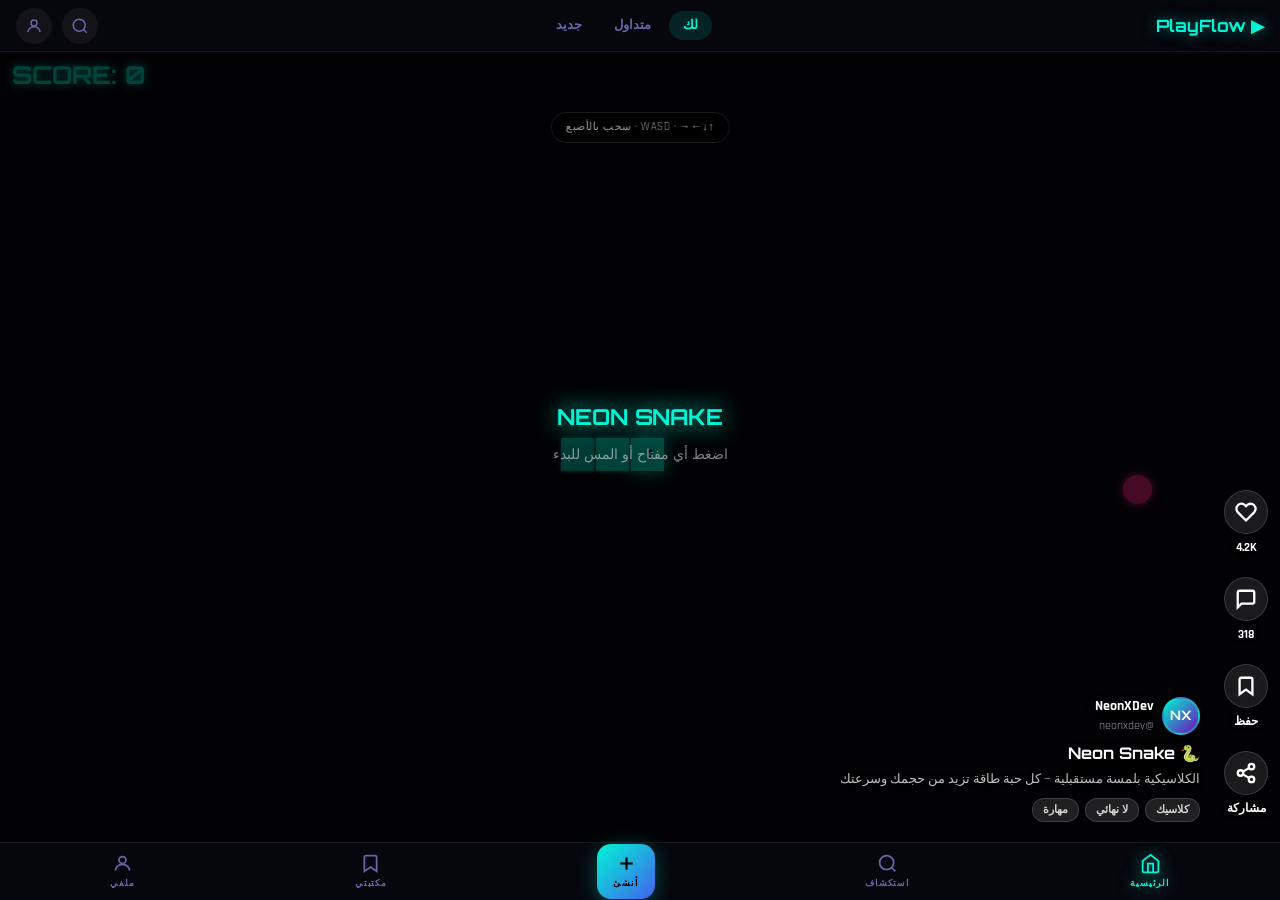
<file: feed.html>
<!DOCTYPE html>
<html lang="ar" dir="rtl">
<head>
  <meta charset="UTF-8">
  <meta name="viewport" content="width=device-width, initial-scale=1.0, user-scalable=no">
  <title>PlayFlow — الاستكشاف</title>
  <link rel="stylesheet" href="style.css">
  <style>
    body { overflow:hidden; background:var(--bg); }

    /* ─── Top Bar ─── */
    .top-bar {
      position:fixed; top:0; left:0; right:0; height:52px; z-index:500;
      background:rgba(7,7,14,0.92); backdrop-filter:blur(20px);
      border-bottom:1px solid var(--border);
      display:flex; align-items:center; justify-content:space-between;
      padding:0 16px;
    }
    .top-logo { font-family:'Orbitron',sans-serif; font-size:17px; font-weight:700; color:var(--cyan); text-shadow:0 0 15px rgba(0,245,212,0.5); }
    .top-tabs { display:flex; gap:4px; }
    .tab-btn {
      padding:5px 14px; border-radius:20px; font-size:13px; font-weight:600;
      color:var(--muted); transition:all 0.25s; cursor:pointer;
    }
    .tab-btn.active { background:rgba(0,245,212,0.12); color:var(--cyan); }
    .top-actions { display:flex; gap:10px; }
    .icon-btn {
      width:36px; height:36px; border-radius:50%; background:rgba(255,255,255,0.05);
      display:flex; align-items:center; justify-content:center;
      color:var(--muted); transition:all 0.2s; cursor:pointer;
    }
    .icon-btn:hover { color:var(--cyan); background:rgba(0,245,212,0.1); }
    .icon-btn svg { width:18px;height:18px; }

    /* ─── Feed ─── */
    .feed {
      position:fixed; top:52px; left:0; right:0; bottom:58px;
      overflow-y:scroll; scroll-snap-type:y mandatory;
      scrollbar-width:none;
    }
    .feed::-webkit-scrollbar { display:none; }

    /* ─── Game Section ─── */
    .game-section {
      width:100%; height:100%; position:relative;
      scroll-snap-align:start; scroll-snap-stop:always;
      display:flex; align-items:center; justify-content:center;
      overflow:hidden;
    }
    .game-section canvas {
      display:block;
      max-width:100%; max-height:100%;
      object-fit:contain;
    }

    /* ─── Game overlay (bottom-left info) ─── */
    .game-info {
      position:absolute; bottom:20px; left:16px; right:80px;
      pointer-events:none; z-index:10;
    }
    .game-info .gi-creator {
      display:flex; align-items:center; gap:8px; margin-bottom:8px;
    }
    .gi-avatar {
      width:38px;height:38px;border-radius:50%;
      background:linear-gradient(135deg,var(--cyan),var(--purple));
      display:flex;align-items:center;justify-content:center;
      font-family:'Orbitron',sans-serif;font-size:13px;font-weight:700;color:#fff;
      border:2px solid rgba(0,245,212,0.4); flex-shrink:0;
    }
    .gi-name { font-weight:700; font-size:14px; color:#fff; text-shadow:0 2px 8px rgba(0,0,0,0.8); }
    .gi-handle { font-size:12px; color:rgba(255,255,255,0.6); }
    .game-info h3 {
      font-family:'Orbitron',sans-serif; font-size:16px; font-weight:700;
      color:#fff; text-shadow:0 2px 12px rgba(0,0,0,0.9);
      margin-bottom:6px; line-height:1.3;
    }
    .game-info p { font-size:13px; color:rgba(255,255,255,0.75); text-shadow:0 1px 6px rgba(0,0,0,0.8); line-height:1.5; }
    .game-tags { display:flex; gap:6px; margin-top:8px; flex-wrap:wrap; }
    .game-tag {
      padding:3px 10px; border-radius:12px; font-size:11px; font-weight:600;
      background:rgba(255,255,255,0.12); color:rgba(255,255,255,0.8);
      border:1px solid rgba(255,255,255,0.15); backdrop-filter:blur(8px);
    }

    /* ─── Action Sidebar ─── */
    .action-sidebar {
      position:absolute; right:12px; bottom:24px; z-index:20;
      display:flex; flex-direction:column; align-items:center; gap:20px;
    }
    .action-btn {
      display:flex; flex-direction:column; align-items:center; gap:5px;
      cursor:pointer; transition:transform 0.2s;
    }
    .action-btn:hover { transform:scale(1.1); }
    .action-icon {
      width:44px; height:44px; border-radius:50%;
      background:rgba(255,255,255,0.1); backdrop-filter:blur(12px);
      border:1px solid rgba(255,255,255,0.15);
      display:flex; align-items:center; justify-content:center;
      transition:all 0.25s;
    }
    .action-icon svg { width:22px;height:22px;color:#fff; }
    .action-count { font-size:12px; font-weight:700; color:#fff; text-shadow:0 1px 6px rgba(0,0,0,0.8); }

    .action-btn.liked .action-icon     { background:rgba(247,37,133,0.25); border-color:var(--pink); box-shadow:0 0 15px rgba(247,37,133,0.4); }
    .action-btn.liked .action-icon svg { color:var(--pink); animation:heartPop 0.4s ease; }
    .action-btn.saved .action-icon     { background:rgba(0,245,212,0.2); border-color:var(--cyan); box-shadow:0 0 15px rgba(0,245,212,0.3); }
    .action-btn.saved .action-icon svg { color:var(--cyan); }

    /* ─── Play/Pause overlay hint ─── */
    .play-hint {
      position:absolute; top:50%; left:50%; transform:translate(-50%,-50%);
      background:rgba(0,0,0,0.5); border-radius:50%; width:64px;height:64px;
      display:flex;align-items:center;justify-content:center;
      pointer-events:none; opacity:0; transition:opacity 0.5s;
      z-index:5;
    }
    .play-hint svg { width:28px;height:28px;color:#fff; }
    .play-hint.show { opacity:1; animation:fadeIn 0.2s ease; }

    /* ─── Section BGs ─── */
    .s1-bg { background:radial-gradient(ellipse at 20% 30%,rgba(0,245,212,0.06) 0%,transparent 60%),radial-gradient(ellipse at 80% 80%,rgba(247,37,133,0.05) 0%,transparent 60%),#07070e; }
    .s2-bg { background:radial-gradient(ellipse at 80% 20%,rgba(114,9,183,0.08) 0%,transparent 60%),radial-gradient(ellipse at 20% 80%,rgba(67,97,238,0.07) 0%,transparent 60%),#07070e; }
    .s3-bg { background:radial-gradient(ellipse at 50% 10%,rgba(0,245,212,0.07) 0%,transparent 60%),#070714; }
    .s4-bg { background:radial-gradient(ellipse at 10% 50%,rgba(247,37,133,0.06) 0%,transparent 60%),radial-gradient(ellipse at 90% 50%,rgba(0,245,212,0.05) 0%,transparent 60%),#07070e; }
    .s5-bg { background:radial-gradient(ellipse at 50% 50%,rgba(114,9,183,0.08) 0%,transparent 70%),#07070e; }

    /* ─── Controls hint overlay ─── */
    .ctrl-hint {
      position:absolute; top:60px; left:50%; transform:translateX(-50%);
      padding:6px 14px; border-radius:20px;
      background:rgba(0,0,0,0.55); backdrop-filter:blur(10px);
      border:1px solid rgba(255,255,255,0.1);
      font-size:11px; color:rgba(255,255,255,0.6);
      letter-spacing:0.5px; white-space:nowrap; pointer-events:none;
      z-index:10; transition:opacity 1s;
    }
  </style>
</head>
<body>

  <!-- Top Bar -->
  <div class="top-bar">
    <span class="top-logo">▶ PlayFlow</span>
    <div class="top-tabs">
      <div class="tab-btn active">لك</div>
      <div class="tab-btn">متداول</div>
      <div class="tab-btn">جديد</div>
    </div>
    <div class="top-actions">
      <div class="icon-btn">
        <svg viewBox="0 0 24 24" fill="none" stroke="currentColor" stroke-width="2"><circle cx="11" cy="11" r="8"/><path d="m21 21-4.35-4.35"/></svg>
      </div>
      <a href="profile.html" class="icon-btn">
        <svg viewBox="0 0 24 24" fill="none" stroke="currentColor" stroke-width="2"><circle cx="12" cy="8" r="4"/><path d="M4 20c0-4 3.6-7 8-7s8 3 8 7"/></svg>
      </a>
    </div>
  </div>

  <!-- Feed -->
  <div class="feed" id="feed">

    <!-- ══════ GAME 1: NEON SNAKE ══════ -->
    <section class="game-section s1-bg" data-game="snake" id="sec-snake">
      <canvas id="c-snake"></canvas>
      <div class="ctrl-hint" id="hint-snake">↑↓←→ · WASD · سحب بالأصبع</div>
      <div class="game-info">
        <div class="gi-creator">
          <div class="gi-avatar">NX</div>
          <div><div class="gi-name">NeonXDev</div><div class="gi-handle">@neonxdev</div></div>
        </div>
        <h3>🐍 Neon Snake</h3>
        <p>الكلاسيكية بلمسة مستقبلية — كل حبة طاقة تزيد من حجمك وسرعتك</p>
        <div class="game-tags"><span class="game-tag">كلاسيك</span><span class="game-tag">لا نهائي</span><span class="game-tag">مهارة</span></div>
      </div>
      <div class="action-sidebar">
        <div class="action-btn" data-game="snake" data-action="like" onclick="toggleLike(this)">
          <div class="action-icon"><svg viewBox="0 0 24 24" fill="none" stroke="currentColor" stroke-width="2.5"><path d="M20.84 4.61a5.5 5.5 0 0 0-7.78 0L12 5.67l-1.06-1.06a5.5 5.5 0 0 0-7.78 7.78l1.06 1.06L12 21.23l7.78-7.78 1.06-1.06a5.5 5.5 0 0 0 0-7.78z"/></svg></div>
          <span class="action-count">4.2K</span>
        </div>
        <div class="action-btn" onclick="showComments()">
          <div class="action-icon"><svg viewBox="0 0 24 24" fill="none" stroke="currentColor" stroke-width="2.5"><path d="M21 15a2 2 0 0 1-2 2H7l-4 4V5a2 2 0 0 1 2-2h14a2 2 0 0 1 2 2z"/></svg></div>
          <span class="action-count">318</span>
        </div>
        <div class="action-btn" data-game="snake" data-action="save" onclick="toggleSave(this)">
          <div class="action-icon"><svg viewBox="0 0 24 24" fill="none" stroke="currentColor" stroke-width="2.5"><path d="M19 21l-7-5-7 5V5a2 2 0 0 1 2-2h10a2 2 0 0 1 2 2z"/></svg></div>
          <span class="action-count">حفظ</span>
        </div>
        <div class="action-btn" onclick="shareGame('Neon Snake')">
          <div class="action-icon"><svg viewBox="0 0 24 24" fill="none" stroke="currentColor" stroke-width="2.5"><circle cx="18" cy="5" r="3"/><circle cx="6" cy="12" r="3"/><circle cx="18" cy="19" r="3"/><line x1="8.59" y1="13.51" x2="15.42" y2="17.49"/><line x1="15.41" y1="6.51" x2="8.59" y2="10.49"/></svg></div>
          <span class="action-count">مشاركة</span>
        </div>
      </div>
    </section>

    <!-- ══════ GAME 2: CYBER BREAKOUT ══════ -->
    <section class="game-section s2-bg" data-game="breakout" id="sec-breakout">
      <canvas id="c-breakout"></canvas>
      <div class="ctrl-hint" id="hint-breakout">حرك الفأرة أو المس يميناً/يساراً</div>
      <div class="game-info">
        <div class="gi-creator">
          <div class="gi-avatar">CP</div>
          <div><div class="gi-name">CyberPixel</div><div class="gi-handle">@cyberpixel</div></div>
        </div>
        <h3>🧱 Cyber Breakout</h3>
        <p>حطّم الجدران الإلكترونية ببراعة — ثلاث أرواح لاختراق كل الطبقات</p>
        <div class="game-tags"><span class="game-tag">أركيد</span><span class="game-tag">مستويات</span><span class="game-tag">منافسة</span></div>
      </div>
      <div class="action-sidebar">
        <div class="action-btn" data-game="breakout" data-action="like" onclick="toggleLike(this)">
          <div class="action-icon"><svg viewBox="0 0 24 24" fill="none" stroke="currentColor" stroke-width="2.5"><path d="M20.84 4.61a5.5 5.5 0 0 0-7.78 0L12 5.67l-1.06-1.06a5.5 5.5 0 0 0-7.78 7.78l1.06 1.06L12 21.23l7.78-7.78 1.06-1.06a5.5 5.5 0 0 0 0-7.78z"/></svg></div>
          <span class="action-count">7.8K</span>
        </div>
        <div class="action-btn" onclick="showComments()">
          <div class="action-icon"><svg viewBox="0 0 24 24" fill="none" stroke="currentColor" stroke-width="2.5"><path d="M21 15a2 2 0 0 1-2 2H7l-4 4V5a2 2 0 0 1 2-2h14a2 2 0 0 1 2 2z"/></svg></div>
          <span class="action-count">512</span>
        </div>
        <div class="action-btn" data-game="breakout" data-action="save" onclick="toggleSave(this)">
          <div class="action-icon"><svg viewBox="0 0 24 24" fill="none" stroke="currentColor" stroke-width="2.5"><path d="M19 21l-7-5-7 5V5a2 2 0 0 1 2-2h10a2 2 0 0 1 2 2z"/></svg></div>
          <span class="action-count">حفظ</span>
        </div>
        <div class="action-btn" onclick="shareGame('Cyber Breakout')">
          <div class="action-icon"><svg viewBox="0 0 24 24" fill="none" stroke="currentColor" stroke-width="2.5"><circle cx="18" cy="5" r="3"/><circle cx="6" cy="12" r="3"/><circle cx="18" cy="19" r="3"/><line x1="8.59" y1="13.51" x2="15.42" y2="17.49"/><line x1="15.41" y1="6.51" x2="8.59" y2="10.49"/></svg></div>
          <span class="action-count">مشاركة</span>
        </div>
      </div>
    </section>

    <!-- ══════ GAME 3: FLAPPY ORB ══════ -->
    <section class="game-section s3-bg" data-game="flappy" id="sec-flappy">
      <canvas id="c-flappy"></canvas>
      <div class="ctrl-hint" id="hint-flappy">المس / اضغط SPACE للقفز</div>
      <div class="game-info">
        <div class="gi-creator">
          <div class="gi-avatar">GW</div>
          <div><div class="gi-name">GalaxiWave</div><div class="gi-handle">@galaxiwave</div></div>
        </div>
        <h3>🔮 Flappy Orb</h3>
        <p>أحكم السيطرة على الكرة الضوئية وابتعد عن العوائق الكونية</p>
        <div class="game-tags"><span class="game-tag">ردود أفعال</span><span class="game-tag">تسلا</span><span class="game-tag">عشوائي</span></div>
      </div>
      <div class="action-sidebar">
        <div class="action-btn" data-game="flappy" data-action="like" onclick="toggleLike(this)">
          <div class="action-icon"><svg viewBox="0 0 24 24" fill="none" stroke="currentColor" stroke-width="2.5"><path d="M20.84 4.61a5.5 5.5 0 0 0-7.78 0L12 5.67l-1.06-1.06a5.5 5.5 0 0 0-7.78 7.78l1.06 1.06L12 21.23l7.78-7.78 1.06-1.06a5.5 5.5 0 0 0 0-7.78z"/></svg></div>
          <span class="action-count">12.1K</span>
        </div>
        <div class="action-btn" onclick="showComments()">
          <div class="action-icon"><svg viewBox="0 0 24 24" fill="none" stroke="currentColor" stroke-width="2.5"><path d="M21 15a2 2 0 0 1-2 2H7l-4 4V5a2 2 0 0 1 2-2h14a2 2 0 0 1 2 2z"/></svg></div>
          <span class="action-count">1.4K</span>
        </div>
        <div class="action-btn" data-game="flappy" data-action="save" onclick="toggleSave(this)">
          <div class="action-icon"><svg viewBox="0 0 24 24" fill="none" stroke="currentColor" stroke-width="2.5"><path d="M19 21l-7-5-7 5V5a2 2 0 0 1 2-2h10a2 2 0 0 1 2 2z"/></svg></div>
          <span class="action-count">حفظ</span>
        </div>
        <div class="action-btn" onclick="shareGame('Flappy Orb')">
          <div class="action-icon"><svg viewBox="0 0 24 24" fill="none" stroke="currentColor" stroke-width="2.5"><circle cx="18" cy="5" r="3"/><circle cx="6" cy="12" r="3"/><circle cx="18" cy="19" r="3"/><line x1="8.59" y1="13.51" x2="15.42" y2="17.49"/><line x1="15.41" y1="6.51" x2="8.59" y2="10.49"/></svg></div>
          <span class="action-count">مشاركة</span>
        </div>
      </div>
    </section>

    <!-- ══════ GAME 4: PIXEL DASH ══════ -->
    <section class="game-section s4-bg" data-game="dash" id="sec-dash">
      <canvas id="c-dash"></canvas>
      <div class="ctrl-hint" id="hint-dash">SPACE / المس للقفز · قفزتان مسموح</div>
      <div class="game-info">
        <div class="gi-creator">
          <div class="gi-avatar">RN</div>
          <div><div class="gi-name">RunnerNova</div><div class="gi-handle">@runnernova</div></div>
        </div>
        <h3>🤖 Pixel Dash</h3>
        <p>روبوت نيون يركض بلا توقف — تجنب العوائق وحطم الأرقام القياسية</p>
        <div class="game-tags"><span class="game-tag">لا نهائي</span><span class="game-tag">سرعة</span><span class="game-tag">قفز مزدوج</span></div>
      </div>
      <div class="action-sidebar">
        <div class="action-btn" data-game="dash" data-action="like" onclick="toggleLike(this)">
          <div class="action-icon"><svg viewBox="0 0 24 24" fill="none" stroke="currentColor" stroke-width="2.5"><path d="M20.84 4.61a5.5 5.5 0 0 0-7.78 0L12 5.67l-1.06-1.06a5.5 5.5 0 0 0-7.78 7.78l1.06 1.06L12 21.23l7.78-7.78 1.06-1.06a5.5 5.5 0 0 0 0-7.78z"/></svg></div>
          <span class="action-count">9.3K</span>
        </div>
        <div class="action-btn" onclick="showComments()">
          <div class="action-icon"><svg viewBox="0 0 24 24" fill="none" stroke="currentColor" stroke-width="2.5"><path d="M21 15a2 2 0 0 1-2 2H7l-4 4V5a2 2 0 0 1 2-2h14a2 2 0 0 1 2 2z"/></svg></div>
          <span class="action-count">876</span>
        </div>
        <div class="action-btn" data-game="dash" data-action="save" onclick="toggleSave(this)">
          <div class="action-icon"><svg viewBox="0 0 24 24" fill="none" stroke="currentColor" stroke-width="2.5"><path d="M19 21l-7-5-7 5V5a2 2 0 0 1 2-2h10a2 2 0 0 1 2 2z"/></svg></div>
          <span class="action-count">حفظ</span>
        </div>
        <div class="action-btn" onclick="shareGame('Pixel Dash')">
          <div class="action-icon"><svg viewBox="0 0 24 24" fill="none" stroke="currentColor" stroke-width="2.5"><circle cx="18" cy="5" r="3"/><circle cx="6" cy="12" r="3"/><circle cx="18" cy="19" r="3"/><line x1="8.59" y1="13.51" x2="15.42" y2="17.49"/><line x1="15.41" y1="6.51" x2="8.59" y2="10.49"/></svg></div>
          <span class="action-count">مشاركة</span>
        </div>
      </div>
    </section>

    <!-- ══════ GAME 5: MEMORY MATRIX ══════ -->
    <section class="game-section s5-bg" data-game="memory" id="sec-memory">
      <canvas id="c-memory"></canvas>
      <div class="ctrl-hint" id="hint-memory">المس البطاقات لكشف الأزواج</div>
      <div class="game-info">
        <div class="gi-creator">
          <div class="gi-avatar">MM</div>
          <div><div class="gi-name">MindMatrix</div><div class="gi-handle">@mindmatrix</div></div>
        </div>
        <h3>🧠 Memory Matrix</h3>
        <p>تحدّ ذاكرتك الكمية — طابق الأزواج بأقل عدد من الحركات</p>
        <div class="game-tags"><span class="game-tag">ذاكرة</span><span class="game-tag">استراتيجية</span><span class="game-tag">وقت</span></div>
      </div>
      <div class="action-sidebar">
        <div class="action-btn" data-game="memory" data-action="like" onclick="toggleLike(this)">
          <div class="action-icon"><svg viewBox="0 0 24 24" fill="none" stroke="currentColor" stroke-width="2.5"><path d="M20.84 4.61a5.5 5.5 0 0 0-7.78 0L12 5.67l-1.06-1.06a5.5 5.5 0 0 0-7.78 7.78l1.06 1.06L12 21.23l7.78-7.78 1.06-1.06a5.5 5.5 0 0 0 0-7.78z"/></svg></div>
          <span class="action-count">5.6K</span>
        </div>
        <div class="action-btn" onclick="showComments()">
          <div class="action-icon"><svg viewBox="0 0 24 24" fill="none" stroke="currentColor" stroke-width="2.5"><path d="M21 15a2 2 0 0 1-2 2H7l-4 4V5a2 2 0 0 1 2-2h14a2 2 0 0 1 2 2z"/></svg></div>
          <span class="action-count">420</span>
        </div>
        <div class="action-btn" data-game="memory" data-action="save" onclick="toggleSave(this)">
          <div class="action-icon"><svg viewBox="0 0 24 24" fill="none" stroke="currentColor" stroke-width="2.5"><path d="M19 21l-7-5-7 5V5a2 2 0 0 1 2-2h10a2 2 0 0 1 2 2z"/></svg></div>
          <span class="action-count">حفظ</span>
        </div>
        <div class="action-btn" onclick="shareGame('Memory Matrix')">
          <div class="action-icon"><svg viewBox="0 0 24 24" fill="none" stroke="currentColor" stroke-width="2.5"><circle cx="18" cy="5" r="3"/><circle cx="6" cy="12" r="3"/><circle cx="18" cy="19" r="3"/><line x1="8.59" y1="13.51" x2="15.42" y2="17.49"/><line x1="15.41" y1="6.51" x2="8.59" y2="10.49"/></svg></div>
          <span class="action-count">مشاركة</span>
        </div>
      </div>
    </section>

  </div><!-- /feed -->

  <!-- Bottom Nav -->
  <nav class="bottom-nav">
    <a href="feed.html" class="nav-item active">
      <svg viewBox="0 0 24 24" fill="none" stroke="currentColor" stroke-width="2"><path d="M3 9l9-7 9 7v11a2 2 0 0 1-2 2H5a2 2 0 0 1-2-2z"/><polyline points="9 22 9 12 15 12 15 22"/></svg>
      الرئيسية
    </a>
    <a href="#" class="nav-item">
      <svg viewBox="0 0 24 24" fill="none" stroke="currentColor" stroke-width="2"><circle cx="11" cy="11" r="8"/><path d="m21 21-4.35-4.35"/></svg>
      استكشاف
    </a>
    <a href="create.html" class="nav-item nav-create">
      <svg viewBox="0 0 24 24" fill="none" stroke="currentColor" stroke-width="2.5"><line x1="12" y1="5" x2="12" y2="19"/><line x1="5" y1="12" x2="19" y2="12"/></svg>
      أنشئ
    </a>
    <a href="#" class="nav-item">
      <svg viewBox="0 0 24 24" fill="none" stroke="currentColor" stroke-width="2"><path d="M19 21l-7-5-7 5V5a2 2 0 0 1 2-2h10a2 2 0 0 1 2 2z"/></svg>
      مكتبتي
    </a>
    <a href="profile.html" class="nav-item">
      <svg viewBox="0 0 24 24" fill="none" stroke="currentColor" stroke-width="2"><circle cx="12" cy="8" r="4"/><path d="M4 20c0-4 3.6-7 8-7s8 3 8 7"/></svg>
      ملفي
    </a>
  </nav>

  <!-- Toast -->
  <div class="toast" id="toast"></div>

  <script>
  // ═══════════════════════════════════════════════
  //  UTILITIES
  // ═══════════════════════════════════════════════
  function showToast(msg,duration=2200){
    const t=document.getElementById('toast');
    t.textContent=msg; t.classList.add('show');
    clearTimeout(t._t); t._t=setTimeout(()=>t.classList.remove('show'),duration);
  }
  function toggleLike(btn){
    btn.classList.toggle('liked');
    const count=btn.querySelector('.action-count');
    const n=parseInt(count.textContent.replace(/[^\d]/g,''))||0;
    if(btn.classList.contains('liked')){count.textContent=formatNum(n+1);showToast('❤️ أُضيفت للمفضلة');}
    else{count.textContent=formatNum(n-1);}
  }
  function toggleSave(btn){
    btn.classList.toggle('saved');
    showToast(btn.classList.contains('saved')?'🔖 حُفظت في مكتبتك':'تم إلغاء الحفظ');
  }
  function shareGame(name){
    if(navigator.share){navigator.share({title:name+' على PlayFlow',url:location.href});}
    else{navigator.clipboard&&navigator.clipboard.writeText(location.href);showToast('🔗 تم نسخ الرابط');}
  }
  function showComments(){showToast('💬 التعليقات — قريباً!');}
  function formatNum(n){return n>=1000?(n/1000).toFixed(1)+'K':''+n;}

  // ═══════════════════════════════════════════════
  //  CANVAS SIZING
  // ═══════════════════════════════════════════════
  function sizeCanvas(canvas){
    const sec=canvas.closest('.game-section');
    const W=sec.clientWidth, H=sec.clientHeight;
    const px=window.devicePixelRatio||1;
    canvas.width=W*px; canvas.height=H*px;
    canvas.style.width=W+'px'; canvas.style.height=H+'px';
    const ctx=canvas.getContext('2d');
    ctx.scale(px,px);
    return {W,H,ctx};
  }

  // ═══════════════════════════════════════════════
  //  GAME 1: NEON SNAKE
  // ═══════════════════════════════════════════════
  class SnakeGame{
    constructor(canvas){
      this.canvas=canvas;
      const {W,H,ctx}=sizeCanvas(canvas);
      this.W=W; this.H=H; this.ctx=ctx;
      this.CELL=Math.floor(Math.min(W,H)/22);
      this.COLS=Math.floor(W/this.CELL);
      this.ROWS=Math.floor(H/this.CELL);
      this.active=false; this.animId=null;
      this.lastT=0; this.tickMs=140;
      this.reset();
      this.bindKeys();
      this.draw();
    }
    reset(){
      const cx=Math.floor(this.COLS/2), cy=Math.floor(this.ROWS/2);
      this.snake=[{x:cx,y:cy},{x:cx-1,y:cy},{x:cx-2,y:cy}];
      this.dir={x:1,y:0}; this.nextDir={x:1,y:0};
      this.food=this.spawnFood();
      this.score=0; this.dead=false; this.started=false;
      this.particles=[];
    }
    spawnFood(){
      let pos;
      do{pos={x:Math.floor(Math.random()*this.COLS),y:Math.floor(Math.random()*this.ROWS)};}
      while(this.snake&&this.snake.some(s=>s.x===pos.x&&s.y===pos.y));
      return pos;
    }
    bindKeys(){
      this._onKey=e=>{
        const k=e.key;
        if(k==='ArrowUp'   ||k==='w'||k==='W'){if(this.dir.y!==1) this.nextDir={x:0,y:-1};}
        if(k==='ArrowDown' ||k==='s'||k==='S'){if(this.dir.y!==-1)this.nextDir={x:0,y:1};}
        if(k==='ArrowLeft' ||k==='a'||k==='A'){if(this.dir.x!==1) this.nextDir={x:-1,y:0};}
        if(k==='ArrowRight'||k==='d'||k==='D'){if(this.dir.x!==-1)this.nextDir={x:1,y:0};}
        if(!this.started&&!this.dead){this.started=true;}
        if(this.dead){this.reset();this.started=true;}
      };
      document.addEventListener('keydown',this._onKey);
      // Touch swipe
      let tx0,ty0;
      this.canvas.addEventListener('touchstart',e=>{tx0=e.touches[0].clientX;ty0=e.touches[0].clientY;},{passive:true});
      this.canvas.addEventListener('touchend',e=>{
        if(!this.active)return;
        const dx=e.changedTouches[0].clientX-tx0, dy=e.changedTouches[0].clientY-ty0;
        if(Math.abs(dx)<10&&Math.abs(dy)<10){
          if(this.dead){this.reset();this.started=true;}else{this.started=true;}return;
        }
        if(Math.abs(dx)>Math.abs(dy)){
          if(dx>0&&this.dir.x!==-1)this.nextDir={x:1,y:0};
          else if(dx<0&&this.dir.x!==1)this.nextDir={x:-1,y:0};
        }else{
          if(dy>0&&this.dir.y!==-1)this.nextDir={x:0,y:1};
          else if(dy<0&&this.dir.y!==1)this.nextDir={x:0,y:-1};
        }
        if(!this.started)this.started=true;
      },{passive:true});
    }
    tick(){
      if(this.dead||!this.started)return;
      this.dir=this.nextDir;
      const head={x:this.snake[0].x+this.dir.x,y:this.snake[0].y+this.dir.y};
      if(head.x<0||head.x>=this.COLS||head.y<0||head.y>=this.ROWS){this.dead=true;return;}
      if(this.snake.some(s=>s.x===head.x&&s.y===head.y)){this.dead=true;return;}
      this.snake.unshift(head);
      if(head.x===this.food.x&&head.y===this.food.y){
        this.score+=10;
        this.food=this.spawnFood();
        this.tickMs=Math.max(70,this.tickMs-2);
        for(let i=0;i<8;i++)this.particles.push({x:head.x*this.CELL+this.CELL/2,y:head.y*this.CELL+this.CELL/2,vx:(Math.random()-0.5)*4,vy:(Math.random()-0.5)*4,life:1,color:'#f72585'});
      }else{this.snake.pop();}
      this.particles=this.particles.filter(p=>{p.x+=p.vx;p.y+=p.vy;p.life-=0.08;return p.life>0;});
    }
    draw(){
      const{ctx,W,H,CELL}=this;
      ctx.fillStyle='#07070e'; ctx.fillRect(0,0,W,H);
      // Grid
      ctx.strokeStyle='rgba(0,245,212,0.04)';ctx.lineWidth=0.5;
      for(let i=0;i<=this.COLS;i++){ctx.beginPath();ctx.moveTo(i*CELL,0);ctx.lineTo(i*CELL,H);ctx.stroke();}
      for(let j=0;j<=this.ROWS;j++){ctx.beginPath();ctx.moveTo(0,j*CELL);ctx.lineTo(W,j*CELL);ctx.stroke();}
      // Particles
      this.particles.forEach(p=>{ctx.globalAlpha=p.life;ctx.fillStyle=p.color;ctx.beginPath();ctx.arc(p.x,p.y,3,0,Math.PI*2);ctx.fill();});
      ctx.globalAlpha=1;
      // Food
      const ft=Date.now()/800;
      ctx.shadowColor='#f72585';ctx.shadowBlur=15+Math.sin(ft)*5;
      ctx.fillStyle='#f72585';
      ctx.beginPath();ctx.arc(this.food.x*CELL+CELL/2,this.food.y*CELL+CELL/2,CELL/2-3,0,Math.PI*2);ctx.fill();
      ctx.shadowBlur=0;
      // Snake
      this.snake.forEach((seg,i)=>{
        const a=1-(i/this.snake.length)*0.55;
        ctx.shadowColor='#00f5d4';ctx.shadowBlur=i===0?18:4;
        ctx.fillStyle=i===0?'#00f5d4':`rgba(0,245,212,${a})`;
        ctx.fillRect(seg.x*CELL+1,seg.y*CELL+1,CELL-2,CELL-2);
        if(i===0){
          ctx.shadowBlur=0;ctx.fillStyle='#07070e';
          const ex=seg.x*CELL+CELL/2+this.dir.x*3,ey=seg.y*CELL+CELL/2+this.dir.y*3;
          ctx.beginPath();ctx.arc(ex-this.dir.y*3,ey+this.dir.x*3,2,0,Math.PI*2);ctx.fill();
          ctx.beginPath();ctx.arc(ex+this.dir.y*3,ey-this.dir.x*3,2,0,Math.PI*2);ctx.fill();
        }
      });
      ctx.shadowBlur=0;
      // Score
      ctx.shadowColor='#00f5d4';ctx.shadowBlur=10;
      ctx.fillStyle='#00f5d4';ctx.font=`bold ${Math.max(14,CELL*0.7)}px Orbitron,monospace`;
      ctx.textAlign='left';ctx.fillText('SCORE: '+this.score,12,Math.max(22,CELL*0.9));
      ctx.shadowBlur=0;
      // Overlay
      if(!this.started){
        ctx.fillStyle='rgba(0,0,0,0.72)';ctx.fillRect(0,0,W,H);
        ctx.shadowColor='#00f5d4';ctx.shadowBlur=25;
        ctx.fillStyle='#00f5d4';ctx.font='bold 22px Orbitron,monospace';ctx.textAlign='center';
        ctx.fillText('NEON SNAKE',W/2,H/2-22);
        ctx.shadowBlur=0;ctx.fillStyle='rgba(255,255,255,0.5)';ctx.font='14px Rajdhani,sans-serif';
        ctx.fillText('اضغط أي مفتاح أو المس للبدء',W/2,H/2+12);
      }
      if(this.dead){
        ctx.fillStyle='rgba(0,0,0,0.78)';ctx.fillRect(0,0,W,H);
        ctx.shadowColor='#f72585';ctx.shadowBlur=28;
        ctx.fillStyle='#f72585';ctx.font='bold 28px Orbitron,monospace';ctx.textAlign='center';
        ctx.fillText('GAME OVER',W/2,H/2-32);ctx.shadowBlur=0;
        ctx.fillStyle='#00f5d4';ctx.font='bold 20px Orbitron,monospace';
        ctx.fillText('SCORE: '+this.score,W/2,H/2+10);
        ctx.fillStyle='rgba(255,255,255,0.45)';ctx.font='13px Rajdhani,sans-serif';
        ctx.fillText('المس للعب مجدداً',W/2,H/2+40);
      }
    }
    loop(t){
      if(!this.active){return;}
      if(t-this.lastT>this.tickMs){this.tick();this.lastT=t;}
      this.draw();
      this.animId=requestAnimationFrame(ts=>this.loop(ts));
    }
    start(){this.active=true;this.animId=requestAnimationFrame(ts=>this.loop(ts));}
    stop(){this.active=false;if(this.animId)cancelAnimationFrame(this.animId);}
  }

  // ═══════════════════════════════════════════════
  //  GAME 2: CYBER BREAKOUT
  // ═══════════════════════════════════════════════
  class BreakoutGame{
    constructor(canvas){
      this.canvas=canvas;
      const{W,H,ctx}=sizeCanvas(canvas);
      this.W=W;this.H=H;this.ctx=ctx;
      this.active=false;this.animId=null;
      this.mouseX=W/2;
      this.reset();
      this.bindEvents();
      this.draw();
    }
    reset(){
      const{W,H}=this;
      this.ball={x:W/2,y:H*0.68,vx:3.5,vy:-3.5,r:9};
      this.paddle={x:W/2-55,y:H-65,w:110,h:14};
      this.score=0;this.lives=3;this.started=false;this.dead=false;this.won=false;
      const cols=8,rows=5,pad=8;
      const bW=(W-pad*2)/cols-4, bH=20;
      const colors=['#f72585','#b5179e','#7209b7','#3a0ca3','#4361ee'];
      this.bricks=[];
      for(let r=0;r<rows;r++)for(let c=0;c<cols;c++)
        this.bricks.push({x:pad+c*(bW+4),y:56+r*(bH+4),w:bW,h:bH,color:colors[r],alive:true});
    }
    bindEvents(){
      this.canvas.addEventListener('mousemove',e=>{
        const r=this.canvas.getBoundingClientRect();
        this.mouseX=e.clientX-r.left;
        if(!this.started&&!this.dead)this.started=true;
      });
      this.canvas.addEventListener('touchmove',e=>{
        e.preventDefault();
        const r=this.canvas.getBoundingClientRect();
        this.mouseX=e.touches[0].clientX-r.left;
        if(!this.started&&!this.dead)this.started=true;
      },{passive:false});
      this.canvas.addEventListener('click',()=>{
        if(this.dead||this.won){this.reset();}
        else if(!this.started)this.started=true;
      });
    }
    update(){
      if(!this.started||this.dead||this.won)return;
      const{W,H,ball,paddle}=this;
      paddle.x=Math.max(0,Math.min(W-paddle.w,this.mouseX-paddle.w/2));
      ball.x+=ball.vx;ball.y+=ball.vy;
      if(ball.x-ball.r<0){ball.x=ball.r;ball.vx=Math.abs(ball.vx);}
      if(ball.x+ball.r>W){ball.x=W-ball.r;ball.vx=-Math.abs(ball.vx);}
      if(ball.y-ball.r<0){ball.y=ball.r;ball.vy=Math.abs(ball.vy);}
      if(ball.y>H+40){
        this.lives--;
        if(this.lives<=0){this.dead=true;return;}
        ball.x=W/2;ball.y=H*0.68;ball.vx=3.5;ball.vy=-3.5;this.started=false;
      }
      if(ball.y+ball.r>=paddle.y&&ball.y-ball.r<=paddle.y+paddle.h&&ball.x>=paddle.x&&ball.x<=paddle.x+paddle.w){
        const hp=(ball.x-paddle.x)/paddle.w-0.5;
        ball.vy=-Math.abs(ball.vy); ball.vx=hp*9;
        const spd=Math.sqrt(ball.vx*ball.vx+ball.vy*ball.vy),target=5+this.score/150;
        ball.vx=ball.vx/spd*target;ball.vy=ball.vy/spd*target;
      }
      for(const b of this.bricks){
        if(!b.alive)continue;
        if(ball.x+ball.r>b.x&&ball.x-ball.r<b.x+b.w&&ball.y+ball.r>b.y&&ball.y-ball.r<b.y+b.h){
          b.alive=false;ball.vy*=-1;this.score+=10;break;
        }
      }
      if(this.bricks.every(b=>!b.alive))this.won=true;
    }
    draw(){
      const{ctx,W,H,ball,paddle}=this;
      ctx.fillStyle='#07070e';ctx.fillRect(0,0,W,H);
      // Bricks
      this.bricks.forEach(b=>{
        if(!b.alive)return;
        ctx.shadowColor=b.color;ctx.shadowBlur=8;
        ctx.fillStyle=b.color+'22';ctx.fillRect(b.x,b.y,b.w,b.h);
        ctx.strokeStyle=b.color;ctx.lineWidth=1.5;ctx.strokeRect(b.x+1,b.y+1,b.w-2,b.h-2);
        ctx.shadowBlur=0;
      });
      // Paddle
      ctx.shadowColor='#00f5d4';ctx.shadowBlur=20;
      const g=ctx.createLinearGradient(paddle.x,0,paddle.x+paddle.w,0);
      g.addColorStop(0,'#00f5d4');g.addColorStop(1,'#4361ee');
      ctx.fillStyle=g;
      ctx.beginPath();ctx.roundRect(paddle.x,paddle.y,paddle.w,paddle.h,7);ctx.fill();
      ctx.shadowBlur=0;
      // Ball
      ctx.shadowColor='#f72585';ctx.shadowBlur=22;
      ctx.fillStyle='#f72585';ctx.beginPath();ctx.arc(ball.x,ball.y,ball.r,0,Math.PI*2);ctx.fill();
      ctx.shadowBlur=0;
      // HUD
      ctx.shadowColor='#00f5d4';ctx.shadowBlur=8;
      ctx.fillStyle='#00f5d4';ctx.font='bold 14px Orbitron,monospace';ctx.textAlign='left';
      ctx.fillText('SCORE: '+this.score,12,28);
      ctx.shadowBlur=0;ctx.fillStyle='#f72585';ctx.textAlign='right';
      ctx.fillText('♥'.repeat(Math.max(0,this.lives)),W-12,28);
      // Overlays
      if(!this.started){
        ctx.fillStyle='rgba(0,0,0,0.72)';ctx.fillRect(0,0,W,H);
        ctx.shadowColor='#7209b7';ctx.shadowBlur=25;
        ctx.fillStyle='#c77dff';ctx.font='bold 22px Orbitron,monospace';ctx.textAlign='center';
        ctx.fillText('CYBER BREAKOUT',W/2,H/2-22);ctx.shadowBlur=0;
        ctx.fillStyle='rgba(255,255,255,0.5)';ctx.font='14px Rajdhani,sans-serif';
        ctx.fillText('حرك الفأرة أو المس للبدء',W/2,H/2+12);
      }
      if(this.dead){
        ctx.fillStyle='rgba(0,0,0,0.8)';ctx.fillRect(0,0,W,H);
        ctx.shadowColor='#f72585';ctx.shadowBlur=28;
        ctx.fillStyle='#f72585';ctx.font='bold 28px Orbitron,monospace';ctx.textAlign='center';
        ctx.fillText('GAME OVER',W/2,H/2-30);ctx.shadowBlur=0;
        ctx.fillStyle='#00f5d4';ctx.font='20px Orbitron,monospace';ctx.fillText('SCORE: '+this.score,W/2,H/2+10);
        ctx.fillStyle='rgba(255,255,255,0.45)';ctx.font='13px Rajdhani,sans-serif';ctx.fillText('المس للمحاولة مجدداً',W/2,H/2+42);
      }
      if(this.won){
        ctx.fillStyle='rgba(0,0,0,0.8)';ctx.fillRect(0,0,W,H);
        ctx.shadowColor='#00f5d4';ctx.shadowBlur=30;
        ctx.fillStyle='#00f5d4';ctx.font='bold 26px Orbitron,monospace';ctx.textAlign='center';
        ctx.fillText('YOU WIN! 🎉',W/2,H/2-20);ctx.shadowBlur=0;
        ctx.fillStyle='#ffd166';ctx.font='20px Orbitron,monospace';ctx.fillText('SCORE: '+this.score,W/2,H/2+22);
      }
    }
    loop(){if(!this.active)return;this.update();this.draw();this.animId=requestAnimationFrame(()=>this.loop());}
    start(){this.active=true;this.animId=requestAnimationFrame(()=>this.loop());}
    stop(){this.active=false;if(this.animId)cancelAnimationFrame(this.animId);}
  }

  // ═══════════════════════════════════════════════
  //  GAME 3: FLAPPY ORB
  // ═══════════════════════════════════════════════
  class FlappyGame{
    constructor(canvas){
      this.canvas=canvas;
      const{W,H,ctx}=sizeCanvas(canvas);
      this.W=W;this.H=H;this.ctx=ctx;
      this.G=0.45;this.JF=-9;this.PW=55;this.GAP=155;this.PS=2.8;
      this.active=false;this.animId=null;
      this.stars=Array.from({length:60},()=>({x:Math.random()*W,y:Math.random()*H,r:Math.random()*1.5+0.5,twinkle:Math.random()*Math.PI*2}));
      this.reset();
      this.bindEvents();
      this.draw();
    }
    reset(){
      const{W,H}=this;
      this.bird={x:W*0.26,y:H*0.5,vy:0,r:14};
      this.pipes=[];this.score=0;this.dead=false;this.started=false;
      this.frame=0;this.nextPipe=70;
    }
    jump(){
      if(this.dead){this.reset();return;}
      if(!this.started)this.started=true;
      this.bird.vy=this.JF;
    }
    bindEvents(){
      this.canvas.addEventListener('click',()=>{if(this.active)this.jump();});
      this.canvas.addEventListener('touchstart',e=>{e.preventDefault();if(this.active)this.jump();},{passive:false});
      this._onKey=e=>{if(e.code==='Space'&&this.active){e.preventDefault();this.jump();}};
      document.addEventListener('keydown',this._onKey);
    }
    update(){
      if(!this.started||this.dead)return;
      const{W,H}=this;
      this.frame++;
      this.bird.vy+=this.G;this.bird.y+=this.bird.vy;
      if(this.bird.y+this.bird.r>H-35){this.bird.y=H-35-this.bird.r;this.dead=true;}
      if(this.bird.y-this.bird.r<0){this.bird.y=this.bird.r;this.bird.vy=0;}
      this.nextPipe--;
      if(this.nextPipe<=0){
        const topH=60+Math.random()*(H-200-this.GAP);
        this.pipes.push({x:W+this.PW,topH,botY:topH+this.GAP,scored:false});
        this.nextPipe=90+Math.floor(Math.random()*30);
      }
      for(const p of this.pipes){
        p.x-=this.PS+(this.score*0.04);
        if(!p.scored&&p.x+this.PW<this.bird.x){p.scored=true;this.score++;}
        const bx=this.bird.x,by=this.bird.y,br=this.bird.r;
        if(bx+br>p.x&&bx-br<p.x+this.PW){
          if(by-br<p.topH||by+br>p.botY)this.dead=true;
        }
      }
      this.pipes=this.pipes.filter(p=>p.x+this.PW>0);
      this.stars.forEach(s=>{s.twinkle+=0.04;});
    }
    draw(){
      const{ctx,W,H,bird}=this;
      // Sky
      const sky=ctx.createLinearGradient(0,0,0,H);
      sky.addColorStop(0,'#070714');sky.addColorStop(1,'#0d0730');
      ctx.fillStyle=sky;ctx.fillRect(0,0,W,H);
      // Stars
      this.stars.forEach(s=>{
        ctx.globalAlpha=0.3+Math.sin(s.twinkle)*0.3;
        ctx.fillStyle='#fff';ctx.beginPath();ctx.arc(s.x,s.y,s.r,0,Math.PI*2);ctx.fill();
      });
      ctx.globalAlpha=1;
      // Pipes
      this.pipes.forEach(p=>{
        ctx.shadowColor='#7209b7';ctx.shadowBlur=12;
        ctx.fillStyle='#3a0ca3';
        ctx.fillRect(p.x,0,this.PW,p.topH);
        ctx.fillRect(p.x,p.botY,this.PW,H-p.botY);
        ctx.fillStyle='#7209b7';
        ctx.fillRect(p.x-6,p.topH-18,this.PW+12,18);
        ctx.fillRect(p.x-6,p.botY,this.PW+12,18);
        ctx.shadowBlur=0;
      });
      // Ground
      ctx.fillStyle='#13131f';ctx.fillRect(0,H-35,W,35);
      ctx.shadowColor='#00f5d4';ctx.shadowBlur=8;
      ctx.fillStyle='#00f5d4';ctx.fillRect(0,H-36,W,2);ctx.shadowBlur=0;
      // Bird
      const bg=ctx.createRadialGradient(bird.x,bird.y,0,bird.x,bird.y,bird.r);
      bg.addColorStop(0,'#fff');bg.addColorStop(0.4,'#00f5d4');bg.addColorStop(1,'rgba(0,245,212,0)');
      ctx.shadowColor='#00f5d4';ctx.shadowBlur=28;
      ctx.fillStyle=bg;ctx.beginPath();ctx.arc(bird.x,bird.y,bird.r,0,Math.PI*2);ctx.fill();
      ctx.shadowBlur=0;
      // Score
      ctx.shadowColor='rgba(255,255,255,0.8)';ctx.shadowBlur=12;
      ctx.fillStyle='#fff';ctx.font='bold 32px Orbitron,monospace';ctx.textAlign='center';
      ctx.fillText(this.score,W/2,52);ctx.shadowBlur=0;
      // Overlays
      if(!this.started){
        ctx.fillStyle='rgba(0,0,0,0.65)';ctx.fillRect(0,0,W,H);
        ctx.shadowColor='#00f5d4';ctx.shadowBlur=22;
        ctx.fillStyle='#00f5d4';ctx.font='bold 24px Orbitron,monospace';ctx.textAlign='center';
        ctx.fillText('FLAPPY ORB',W/2,H/2-22);ctx.shadowBlur=0;
        ctx.fillStyle='rgba(255,255,255,0.5)';ctx.font='14px Rajdhani,sans-serif';
        ctx.fillText('المس / اضغط SPACE للقفز',W/2,H/2+14);
      }
      if(this.dead){
        ctx.fillStyle='rgba(0,0,0,0.75)';ctx.fillRect(0,0,W,H);
        ctx.shadowColor='#f72585';ctx.shadowBlur=28;
        ctx.fillStyle='#f72585';ctx.font='bold 28px Orbitron,monospace';ctx.textAlign='center';
        ctx.fillText('CRASHED!',W/2,H/2-30);ctx.shadowBlur=0;
        ctx.fillStyle='#ffd166';ctx.font='bold 20px Orbitron,monospace';ctx.fillText('SCORE: '+this.score,W/2,H/2+10);
        ctx.fillStyle='rgba(255,255,255,0.45)';ctx.font='13px Rajdhani,sans-serif';ctx.fillText('المس للعب مجدداً',W/2,H/2+42);
      }
    }
    loop(){if(!this.active)return;this.update();this.draw();this.animId=requestAnimationFrame(()=>this.loop());}
    start(){this.active=true;this.animId=requestAnimationFrame(()=>this.loop());}
    stop(){this.active=false;if(this.animId)cancelAnimationFrame(this.animId);}
  }

  // ═══════════════════════════════════════════════
  //  GAME 4: PIXEL DASH
  // ═══════════════════════════════════════════════
  class DashGame{
    constructor(canvas){
      this.canvas=canvas;
      const{W,H,ctx}=sizeCanvas(canvas);
      this.W=W;this.H=H;this.ctx=ctx;
      this.G=0.58;this.JF=-12;this.BASE=4;
      this.active=false;this.animId=null;
      this.reset();
      this.bindEvents();
      this.draw();
    }
    reset(){
      this.groundY=this.H-75;
      this.player={x:80,y:this.groundY-40,w:28,h:40,vy:0,jumps:0,maxJ:2};
      this.obs=[];this.score=0;this.spd=this.BASE;
      this.frame=0;this.dead=false;this.started=false;this.nextObs=120;
      this.stars=Array.from({length:40},()=>({x:Math.random()*this.W,y:Math.random()*(this.groundY-60),spd:Math.random()*1+0.5}));
    }
    jump(){
      if(!this.started){this.started=true;return;}
      if(this.dead){this.reset();return;}
      if(this.player.jumps<this.player.maxJ){this.player.vy=this.JF;this.player.jumps++;}
    }
    bindEvents(){
      this._onKey=e=>{if((e.code==='Space'||e.key==='ArrowUp')&&this.active){e.preventDefault();this.jump();}};
      document.addEventListener('keydown',this._onKey);
      this.canvas.addEventListener('click',()=>{if(this.active)this.jump();});
      this.canvas.addEventListener('touchstart',e=>{e.preventDefault();if(this.active)this.jump();},{passive:false});
    }
    update(){
      if(!this.started||this.dead)return;
      const p=this.player;
      this.frame++;this.score=Math.floor(this.frame/6);
      this.spd=this.BASE+Math.floor(this.frame/200)*0.6;
      p.vy+=this.G;p.y+=p.vy;
      if(p.y>=this.groundY-p.h){p.y=this.groundY-p.h;p.vy=0;p.jumps=0;}
      this.nextObs-=this.spd;
      if(this.nextObs<=0){
        const h=35+Math.random()*40, w=18+Math.random()*18;
        this.obs.push({x:this.W+30,y:this.groundY-h,w,h});
        this.nextObs=130+Math.random()*90;
      }
      this.obs.forEach(o=>o.x-=this.spd);
      this.obs=this.obs.filter(o=>o.x+o.w>0);
      for(const o of this.obs){
        if(p.x+p.w-6>o.x&&p.x+6<o.x+o.w&&p.y+p.h-4>o.y&&p.y+4<o.y+o.h){this.dead=true;break;}
      }
      this.stars.forEach(s=>{s.x-=s.spd*this.spd*0.3;if(s.x<0)s.x=this.W;});
    }
    draw(){
      const{ctx,W,H}=this;const p=this.player;
      ctx.fillStyle='#07070e';ctx.fillRect(0,0,W,H);
      // Stars
      this.stars.forEach(s=>{
        ctx.fillStyle='rgba(255,255,255,0.4)';ctx.beginPath();ctx.arc(s.x,s.y,s.spd*0.4+0.3,0,Math.PI*2);ctx.fill();
      });
      // Ground
      ctx.fillStyle='#13131f';ctx.fillRect(0,this.groundY,W,H-this.groundY);
      ctx.shadowColor='#00f5d4';ctx.shadowBlur=8;
      ctx.fillStyle='#00f5d4';ctx.fillRect(0,this.groundY,W,2);ctx.shadowBlur=0;
      const offset=(this.frame*this.spd*0.8)%70;
      ctx.fillStyle='rgba(0,245,212,0.1)';
      for(let x=-offset;x<W;x+=70)ctx.fillRect(x,this.groundY+10,45,2);
      // Obstacles
      this.obs.forEach(o=>{
        ctx.shadowColor='#f72585';ctx.shadowBlur=10;
        ctx.fillStyle='#f72585';ctx.fillRect(o.x,o.y,o.w,o.h);
        ctx.fillStyle='#ff006e';ctx.fillRect(o.x+3,o.y+3,o.w-6,o.h-6);
        ctx.shadowBlur=0;
      });
      // Player
      ctx.shadowColor='#00f5d4';ctx.shadowBlur=14;
      ctx.fillStyle='#00f5d4';ctx.fillRect(p.x,p.y,p.w,p.h);
      ctx.shadowBlur=0;
      ctx.fillStyle='#07070e';ctx.fillRect(p.x+4,p.y+5,p.w-8,14);
      ctx.fillStyle='#f72585';ctx.fillRect(p.x+6,p.y+8,5,5);ctx.fillRect(p.x+p.w-11,p.y+8,5,5);
      ctx.fillStyle='rgba(0,245,212,0.25)';ctx.fillRect(p.x+5,p.y+22,p.w-10,2);
      // HUD
      ctx.shadowColor='#00f5d4';ctx.shadowBlur=8;
      ctx.fillStyle='#00f5d4';ctx.font='bold 14px Orbitron,monospace';ctx.textAlign='left';
      ctx.fillText('SCORE: '+this.score,12,28);ctx.shadowBlur=0;
      ctx.fillStyle='#f72585';ctx.textAlign='right';
      ctx.fillText('SPD: '+this.spd.toFixed(1),W-12,28);
      // Overlays
      if(!this.started){
        ctx.fillStyle='rgba(0,0,0,0.72)';ctx.fillRect(0,0,W,H);
        ctx.shadowColor='#00f5d4';ctx.shadowBlur=22;
        ctx.fillStyle='#00f5d4';ctx.font='bold 24px Orbitron,monospace';ctx.textAlign='center';
        ctx.fillText('PIXEL DASH',W/2,H/2-26);ctx.shadowBlur=0;
        ctx.fillStyle='rgba(255,255,255,0.5)';ctx.font='14px Rajdhani,sans-serif';
        ctx.fillText('SPACE / المس للقفز',W/2,H/2+10);
        ctx.fillText('قفزتان مسموح ↑↑',W/2,H/2+30);
      }
      if(this.dead){
        ctx.fillStyle='rgba(0,0,0,0.8)';ctx.fillRect(0,0,W,H);
        ctx.shadowColor='#f72585';ctx.shadowBlur=28;
        ctx.fillStyle='#f72585';ctx.font='bold 28px Orbitron,monospace';ctx.textAlign='center';
        ctx.fillText('CRASHED!',W/2,H/2-30);ctx.shadowBlur=0;
        ctx.fillStyle='#ffd166';ctx.font='bold 20px Orbitron,monospace';ctx.fillText('SCORE: '+this.score,W/2,H/2+10);
        ctx.fillStyle='rgba(255,255,255,0.45)';ctx.font='13px Rajdhani,sans-serif';ctx.fillText('المس لإعادة المحاولة',W/2,H/2+42);
      }
    }
    loop(){if(!this.active)return;this.update();this.draw();this.animId=requestAnimationFrame(()=>this.loop());}
    start(){this.active=true;this.animId=requestAnimationFrame(()=>this.loop());}
    stop(){this.active=false;if(this.animId)cancelAnimationFrame(this.animId);}
  }

  // ═══════════════════════════════════════════════
  //  GAME 5: MEMORY MATRIX
  // ═══════════════════════════════════════════════
  class MemoryGame{
    constructor(canvas){
      this.canvas=canvas;
      const{W,H,ctx}=sizeCanvas(canvas);
      this.W=W;this.H=H;this.ctx=ctx;
      this.symbols=['⚡','🌙','⭐','💎','🔮','🌀','🎯','🔥'];
      this.active=false;this.animId=null;
      this.reset();
      this.bindEvents();
      this.draw();
    }
    reset(){
      const pairs=[...this.symbols,...this.symbols];
      for(let i=pairs.length-1;i>0;i--){const j=Math.floor(Math.random()*(i+1));[pairs[i],pairs[j]]=[pairs[j],pairs[i]];}
      this.cards=pairs.map((sym,i)=>({sym,i,col:i%4,row:Math.floor(i/4),flipped:false,matched:false,scale:1}));
      this.sel=[];this.moves=0;this.matches=0;this.locked=false;
      this.won=false;this.started=false;this.startT=null;this.elapsed=0;
    }
    layout(){
      const{W,H}=this;
      const cols=4,rows=4,gx=10,gy=10,pad=18;
      const cW=(W-pad*2-gx*(cols-1))/cols;
      const cH=(H-95-gy*(rows-1))/rows;
      return{cW,cH,padX:pad,padY:80,gx,gy};
    }
    bindEvents(){
      const handle=e=>{
        if(!this.active)return;
        const rect=this.canvas.getBoundingClientRect();
        const mx=(e.touches?e.touches[0].clientX:e.clientX)-rect.left;
        const my=(e.touches?e.touches[0].clientY:e.clientY)-rect.top;
        this.handleClick(mx,my);
      };
      this.canvas.addEventListener('click',handle);
      this.canvas.addEventListener('touchstart',e=>{e.preventDefault();handle(e);},{passive:false});
    }
    handleClick(mx,my){
      if(this.locked)return;
      if(this.won){this.reset();return;}
      if(!this.started){this.started=true;this.startT=Date.now();}
      const{cW,cH,padX,padY,gx,gy}=this.layout();
      for(const c of this.cards){
        const cx=padX+c.col*(cW+gx), cy=padY+c.row*(cH+gy);
        if(mx>=cx&&mx<=cx+cW&&my>=cy&&my<=cy+cH){
          if(c.flipped||c.matched)return;
          c.flipped=true;this.sel.push(c);this.moves++;
          if(this.sel.length===2){
            this.locked=true;
            const[a,b]=this.sel;
            if(a.sym===b.sym){
              setTimeout(()=>{a.matched=b.matched=true;this.matches++;this.sel=[];this.locked=false;
                if(this.matches===this.symbols.length){this.won=true;this.elapsed=Date.now()-this.startT;}
              },500);
            }else{
              setTimeout(()=>{a.flipped=b.flipped=false;this.sel=[];this.locked=false;},900);
            }
          }
          return;
        }
      }
    }
    draw(){
      const{ctx,W,H}=this;
      const{cW,cH,padX,padY,gx,gy}=this.layout();
      // BG
      ctx.fillStyle='#07070e';ctx.fillRect(0,0,W,H);
      // Header
      ctx.shadowColor='#7209b7';ctx.shadowBlur=18;
      ctx.fillStyle='#c77dff';ctx.font='bold 17px Orbitron,monospace';ctx.textAlign='center';
      ctx.fillText('MEMORY MATRIX',W/2,32);ctx.shadowBlur=0;
      ctx.fillStyle='#00f5d4';ctx.font='bold 12px Orbitron,monospace';ctx.textAlign='left';
      ctx.fillText('MOVES: '+this.moves,18,58);
      ctx.fillStyle='#f72585';ctx.textAlign='right';
      ctx.fillText('PAIRS: '+this.matches+'/'+this.symbols.length,W-18,58);
      // Cards
      this.cards.forEach(c=>{
        const cx=padX+c.col*(cW+gx),cy=padY+c.row*(cH+gy);
        if(c.matched){
          ctx.shadowColor='#00f5d4';ctx.shadowBlur=14;
          ctx.fillStyle='rgba(0,245,212,0.12)';ctx.strokeStyle='#00f5d4';ctx.lineWidth=1.5;
        }else if(c.flipped){
          ctx.shadowColor='#f72585';ctx.shadowBlur=10;
          ctx.fillStyle='rgba(247,37,133,0.12)';ctx.strokeStyle='#f72585';ctx.lineWidth=1.5;
        }else{
          ctx.shadowBlur=0;
          ctx.fillStyle='rgba(114,9,183,0.18)';ctx.strokeStyle='rgba(114,9,183,0.45)';ctx.lineWidth=1;
        }
        ctx.beginPath();ctx.roundRect(cx,cy,cW,cH,8);ctx.fill();ctx.stroke();ctx.shadowBlur=0;
        if(c.flipped||c.matched){
          ctx.font=Math.min(cW,cH)*0.5+'px serif';
          ctx.textAlign='center';ctx.fillStyle='#fff';
          ctx.fillText(c.sym,cx+cW/2,cy+cH/2+Math.min(cW,cH)*0.18);
        }else{
          ctx.fillStyle='rgba(114,9,183,0.5)';ctx.font='bold 16px Orbitron,monospace';
          ctx.textAlign='center';ctx.fillText('?',cx+cW/2,cy+cH/2+6);
        }
      });
      // Overlays
      if(!this.started){
        ctx.fillStyle='rgba(0,0,0,0.62)';ctx.fillRect(0,0,W,H);
        ctx.shadowColor='#c77dff';ctx.shadowBlur=22;
        ctx.fillStyle='#c77dff';ctx.font='bold 22px Orbitron,monospace';ctx.textAlign='center';
        ctx.fillText('MEMORY MATRIX',W/2,H/2-22);ctx.shadowBlur=0;
        ctx.fillStyle='rgba(255,255,255,0.5)';ctx.font='14px Rajdhani,sans-serif';
        ctx.fillText('المس البطاقات لمطابقة الأزواج',W/2,H/2+14);
      }
      if(this.won){
        ctx.fillStyle='rgba(0,0,0,0.82)';ctx.fillRect(0,0,W,H);
        ctx.shadowColor='#00f5d4';ctx.shadowBlur=30;
        ctx.fillStyle='#00f5d4';ctx.font='bold 28px Orbitron,monospace';ctx.textAlign='center';
        ctx.fillText('أحسنت! 🎉',W/2,H/2-40);ctx.shadowBlur=0;
        ctx.fillStyle='#ffd166';ctx.font='bold 16px Orbitron,monospace';
        ctx.fillText('الحركات: '+this.moves,W/2,H/2+2);
        ctx.fillStyle='#c77dff';ctx.font='14px Orbitron,monospace';
        ctx.fillText('الوقت: '+(this.elapsed/1000).toFixed(1)+'s',W/2,H/2+28);
        ctx.fillStyle='rgba(255,255,255,0.45)';ctx.font='13px Rajdhani,sans-serif';
        ctx.fillText('المس لإعادة اللعب',W/2,H/2+58);
      }
    }
    loop(){if(!this.active)return;this.draw();this.animId=requestAnimationFrame(()=>this.loop());}
    start(){this.active=true;this.animId=requestAnimationFrame(()=>this.loop());}
    stop(){this.active=false;if(this.animId)cancelAnimationFrame(this.animId);}
  }

  // ═══════════════════════════════════════════════
  //  INIT ALL GAMES
  // ═══════════════════════════════════════════════
  const games={
    snake:   new SnakeGame(document.getElementById('c-snake')),
    breakout:new BreakoutGame(document.getElementById('c-breakout')),
    flappy:  new FlappyGame(document.getElementById('c-flappy')),
    dash:    new DashGame(document.getElementById('c-dash')),
    memory:  new MemoryGame(document.getElementById('c-memory')),
  };

  // Start first game
  games.snake.start();

  // ─── Intersection Observer ───
  const observer=new IntersectionObserver(entries=>{
    entries.forEach(entry=>{
      const id=entry.target.dataset.game;
      if(!games[id])return;
      if(entry.intersectionRatio>0.7){
        if(!games[id].active)games[id].start();
      }else{
        if(games[id].active)games[id].stop();
      }
    });
  },{threshold:0.7});

  document.querySelectorAll('.game-section').forEach(s=>observer.observe(s));

  // ─── Auto-hide hints ───
  document.querySelectorAll('.ctrl-hint').forEach(h=>{
    setTimeout(()=>h.style.opacity='0',4000);
  });

  // ─── Resize handler ───
  let resizeT;
  window.addEventListener('resize',()=>{
    clearTimeout(resizeT);
    resizeT=setTimeout(()=>{
      Object.entries(games).forEach(([k,g])=>{
        const was=g.active;
        g.stop();
        const{W,H,ctx}=sizeCanvas(g.canvas);
        g.W=W;g.H=H;g.ctx=ctx;
        if(g.groundY!==undefined)g.groundY=H-75;
        if(was)g.start();
        else g.draw();
      });
    },150);
  });

  </script>
</body>
</html>
</file>
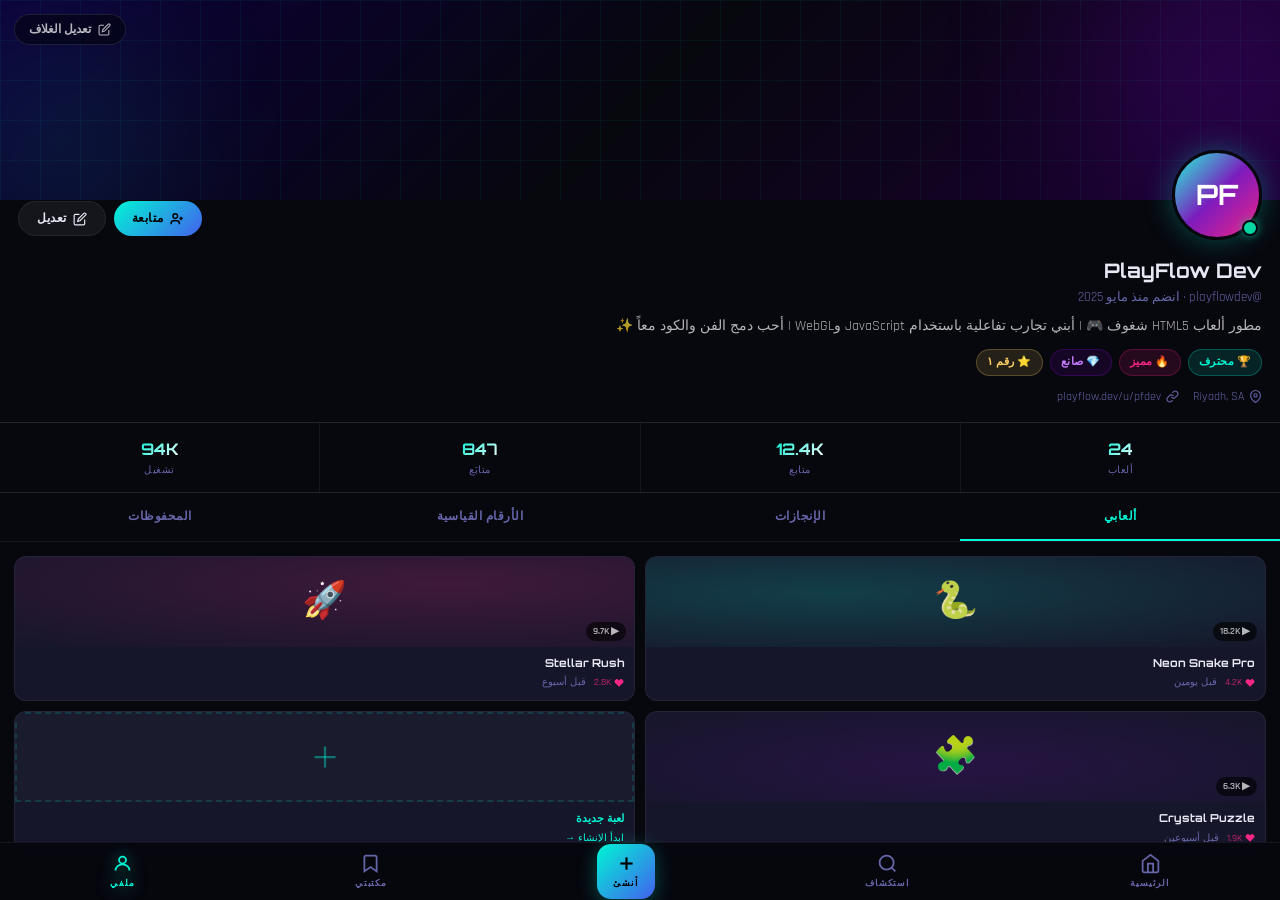
<file: profile.html>
<!DOCTYPE html>
<html lang="ar" dir="rtl">
<head>
  <meta charset="UTF-8">
  <meta name="viewport" content="width=device-width, initial-scale=1.0">
  <title>PlayFlow — ملفي الشخصي</title>
  <link rel="stylesheet" href="style.css">
  <style>
    body { overflow-y:auto; background:var(--bg); }

    /* ─── Cover ─── */
    .cover {
      height:200px; position:relative; overflow:hidden;
      background:linear-gradient(135deg,#0d003a 0%,#07070e 50%,#1a0033 100%);
    }
    .cover-grid {
      position:absolute; inset:0;
      background-image:linear-gradient(rgba(0,245,212,0.05) 1px,transparent 1px),linear-gradient(90deg,rgba(0,245,212,0.05) 1px,transparent 1px);
      background-size:40px 40px; animation:gridMove 10s linear infinite;
    }
    .cover-orb-1 { position:absolute; width:250px;height:250px;border-radius:50%;background:var(--purple);filter:blur(80px);opacity:0.25;top:-60px;right:-60px;animation:float 8s ease-in-out infinite; }
    .cover-orb-2 { position:absolute; width:200px;height:200px;border-radius:50%;background:var(--cyan);filter:blur(80px);opacity:0.12;bottom:-40px;left:-40px;animation:float 10s ease-in-out infinite 3s; }
    .cover-edit {
      position:absolute; top:14px; left:14px; display:flex; align-items:center; gap:7px;
      padding:7px 14px; border-radius:20px;
      background:rgba(0,0,0,0.45); backdrop-filter:blur(12px);
      border:1px solid rgba(255,255,255,0.1);
      font-size:12px; font-weight:700; color:rgba(255,255,255,0.7);
      cursor:pointer; transition:all 0.2s;
    }
    .cover-edit:hover { color:#fff; border-color:rgba(255,255,255,0.25); }
    .cover-edit svg { width:13px;height:13px; }

    /* ─── Avatar section ─── */
    .avatar-section {
      position:relative; padding:0 18px;
      margin-top:-50px; z-index:5;
      display:flex; align-items:flex-end; justify-content:space-between;
      margin-bottom:16px;
    }
    .avatar-wrap { position:relative; }
    .avatar {
      width:90px;height:90px;border-radius:50%;
      background:linear-gradient(135deg,var(--cyan),var(--purple),var(--pink));
      border:3px solid var(--bg);
      display:flex;align-items:center;justify-content:center;
      font-family:'Orbitron',sans-serif;font-size:28px;font-weight:700;color:#fff;
      box-shadow:0 0 30px rgba(0,245,212,0.3);
      position:relative; overflow:hidden;
    }
    .avatar::after { content:''; position:absolute;inset:0;background:linear-gradient(135deg,rgba(255,255,255,0.15),transparent); }
    .online-dot {
      position:absolute;bottom:4px;right:4px;width:16px;height:16px;
      border-radius:50%;background:#06d6a0;border:2.5px solid var(--bg);
      box-shadow:0 0 8px rgba(6,214,160,0.6);
    }
    .avatar-actions { display:flex; gap:8px; padding-bottom:4px; }
    .aa-btn {
      display:flex;align-items:center;gap:6px;
      padding:9px 18px;border-radius:20px;
      font-size:12px;font-weight:700;letter-spacing:0.5px;
      transition:all 0.25s;cursor:pointer;
    }
    .aa-btn svg { width:14px;height:14px; }
    .aa-follow { background:linear-gradient(135deg,var(--cyan),var(--violet));color:#000; }
    .aa-follow:hover { transform:translateY(-2px);box-shadow:0 6px 20px rgba(0,245,212,0.4); }
    .aa-edit { background:rgba(255,255,255,0.06);color:var(--text);border:1px solid var(--border); }
    .aa-edit:hover { border-color:rgba(0,245,212,0.3);color:var(--cyan); }

    /* ─── User info ─── */
    .user-info { padding:0 18px 16px; }
    .user-name { font-family:'Orbitron',sans-serif;font-size:20px;font-weight:700;color:var(--text);margin-bottom:2px; }
    .user-handle { font-size:13px;color:var(--muted);margin-bottom:8px; }
    .user-bio { font-size:14px;color:rgba(255,255,255,0.7);line-height:1.55;margin-bottom:12px; }
    .user-badges { display:flex;gap:7px;flex-wrap:wrap;margin-bottom:12px; }
    .user-meta { display:flex;gap:14px;flex-wrap:wrap; }
    .user-meta-item { display:flex;align-items:center;gap:5px;font-size:12px;color:var(--muted); }
    .user-meta-item svg { width:13px;height:13px; }

    /* ─── Stats Row ─── */
    .stats-row {
      display:grid;grid-template-columns:repeat(4,1fr);gap:1px;
      background:var(--border);margin:0 0 2px;
      border-top:1px solid var(--border);border-bottom:1px solid var(--border);
    }
    .stat-card {
      display:flex;flex-direction:column;align-items:center;gap:2px;
      padding:14px 8px;background:var(--bg);transition:background 0.2s;cursor:default;
    }
    .stat-card:hover { background:rgba(0,245,212,0.04); }
    .sc-val {
      font-family:'Orbitron',sans-serif;font-size:16px;font-weight:700;
      background:linear-gradient(135deg,var(--cyan),#fff);
      -webkit-background-clip:text;-webkit-text-fill-color:transparent;background-clip:text;
    }
    .sc-lbl { font-size:10px;color:var(--muted);letter-spacing:0.5px;text-transform:uppercase; }

    /* ─── Content Tabs ─── */
    .content-tabs {
      display:flex;border-bottom:1px solid var(--border);
      overflow-x:auto;scrollbar-width:none;
    }
    .content-tabs::-webkit-scrollbar { display:none; }
    .ct {
      flex:1;min-width:70px;text-align:center;padding:13px 8px;
      font-size:12px;font-weight:700;letter-spacing:0.5px;text-transform:uppercase;
      color:var(--muted);border-bottom:2px solid transparent;
      cursor:pointer;transition:all 0.25s;white-space:nowrap;
    }
    .ct.active { color:var(--cyan);border-bottom-color:var(--cyan); }

    /* ─── Content Sections ─── */
    .content-sec { display:none;padding:14px; }
    .content-sec.active { display:block; }

    /* Games Grid */
    .games-grid { display:grid;grid-template-columns:1fr 1fr;gap:10px; }
    .game-card {
      border-radius:12px;overflow:hidden;background:var(--card);
      border:1px solid var(--border);transition:all 0.25s;cursor:pointer;
    }
    .game-card:hover { transform:translateY(-3px);border-color:rgba(0,245,212,0.25);box-shadow:0 8px 24px rgba(0,0,0,0.4); }
    .gc-thumb {
      height:90px;display:flex;align-items:center;justify-content:center;
      font-size:36px;position:relative;
    }
    .gc-plays {
      position:absolute;bottom:6px;right:8px;
      padding:2px 7px;border-radius:10px;
      background:rgba(0,0,0,0.6);backdrop-filter:blur(6px);
      font-size:10px;color:rgba(255,255,255,0.7);font-weight:600;
    }
    .gc-body { padding:8px 10px 10px; }
    .gc-name { font-family:'Orbitron',sans-serif;font-size:11px;font-weight:700;color:var(--text);margin-bottom:4px; }
    .gc-meta { display:flex;gap:8px;align-items:center; }
    .gc-likes { display:flex;align-items:center;gap:3px;font-size:10px;color:var(--pink); }
    .gc-likes svg { width:10px;height:10px;fill:currentColor; }
    .gc-time { font-size:10px;color:var(--muted); }

    /* Achievements */
    .achievements-list { display:flex;flex-direction:column;gap:8px; }
    .ach-item {
      display:flex;align-items:center;gap:12px;padding:12px 14px;
      border-radius:12px;background:var(--card);border:1px solid var(--border);transition:all 0.2s;
    }
    .ach-item:hover { border-color:rgba(255,209,102,0.2);background:rgba(255,209,102,0.03); }
    .ach-item.locked { opacity:0.4;filter:grayscale(0.7); }
    .ach-icon {
      width:46px;height:46px;border-radius:12px;
      display:flex;align-items:center;justify-content:center;
      font-size:22px;flex-shrink:0;
    }
    .ach-icon.gold { background:rgba(255,209,102,0.12);border:1px solid rgba(255,209,102,0.25); }
    .ach-icon.cyan { background:rgba(0,245,212,0.1);border:1px solid rgba(0,245,212,0.2); }
    .ach-icon.pink { background:rgba(247,37,133,0.1);border:1px solid rgba(247,37,133,0.2); }
    .ach-icon.purple { background:rgba(114,9,183,0.12);border:1px solid rgba(114,9,183,0.25); }
    .ach-icon.gray { background:rgba(255,255,255,0.04);border:1px solid rgba(255,255,255,0.08); }
    .ach-info { flex:1; }
    .ach-name { font-weight:700;font-size:14px;color:var(--text);margin-bottom:2px; }
    .ach-desc { font-size:12px;color:var(--muted);line-height:1.4; }
    .ach-xp { font-family:'Orbitron',sans-serif;font-size:11px;font-weight:700;color:var(--yellow); }
    .ach-progress { margin-top:5px; }
    .prog-bar { height:4px;background:rgba(255,255,255,0.08);border-radius:2px;overflow:hidden;margin-top:3px; }
    .prog-fill { height:100%;border-radius:2px;background:linear-gradient(90deg,var(--cyan),var(--violet)); }

    /* Records */
    .records-list { display:flex;flex-direction:column;gap:8px; }
    .record-item {
      display:flex;align-items:center;gap:10px;padding:12px 14px;
      border-radius:12px;background:var(--card);border:1px solid var(--border);
    }
    .record-rank {
      width:32px;height:32px;border-radius:8px;
      display:flex;align-items:center;justify-content:center;
      font-family:'Orbitron',sans-serif;font-size:13px;font-weight:700;
      flex-shrink:0;
    }
    .rr-1 { background:rgba(255,209,102,0.15);color:var(--yellow); }
    .rr-2 { background:rgba(200,200,200,0.1);color:#bbb; }
    .rr-3 { background:rgba(200,130,80,0.12);color:#cd7f32; }
    .rr-n { background:rgba(255,255,255,0.05);color:var(--muted); }
    .record-game { flex:1; }
    .rg-name { font-weight:700;font-size:13px;color:var(--text); }
    .rg-date { font-size:11px;color:var(--muted); }
    .record-score { font-family:'Orbitron',sans-serif;font-size:14px;font-weight:700;color:var(--cyan); }

    /* Edit Profile Modal */
    .modal-overlay {
      position:fixed;inset:0;background:rgba(0,0,0,0.85);z-index:9999;
      display:none;align-items:center;justify-content:center;padding:20px;
    }
    .modal-overlay.active { display:flex; }
    .modal {
      background:var(--bg3);border:1px solid var(--border);border-radius:18px;
      padding:24px;width:100%;max-width:380px;max-height:80vh;overflow-y:auto;
    }
    .modal h3 { font-family:'Orbitron',sans-serif;font-size:16px;color:var(--cyan);margin-bottom:20px;text-align:center; }
    .form-group { margin-bottom:14px; }
    .form-label { font-size:11px;color:var(--muted);letter-spacing:0.5px;text-transform:uppercase;margin-bottom:5px;display:block; }
    .form-input {
      width:100%;padding:10px 14px;background:var(--bg2);
      border:1px solid var(--border);border-radius:10px;
      color:var(--text);font-family:'Rajdhani',sans-serif;font-size:14px;
      outline:none;transition:border 0.2s;
    }
    .form-input:focus { border-color:rgba(0,245,212,0.4); }
    textarea.form-input { resize:vertical;min-height:80px; }
    .theme-grid { display:grid;grid-template-columns:repeat(4,1fr);gap:8px;margin-top:6px; }
    .theme-opt {
      height:36px;border-radius:8px;cursor:pointer;transition:all 0.2s;
      border:2px solid transparent;
    }
    .theme-opt.selected,.theme-opt:hover { border-color:var(--cyan);transform:scale(1.05); }

    /* Toast override position for mobile */
    @media(max-height:700px){.toast{bottom:66px;}}
  </style>
</head>
<body>

  <!-- Cover -->
  <div class="cover">
    <div class="cover-grid"></div>
    <div class="cover-orb-1"></div>
    <div class="cover-orb-2"></div>
    <button class="cover-edit" onclick="openEdit()">
      <svg viewBox="0 0 24 24" fill="none" stroke="currentColor" stroke-width="2"><path d="M11 4H4a2 2 0 0 0-2 2v14a2 2 0 0 0 2 2h14a2 2 0 0 0 2-2v-7"/><path d="M18.5 2.5a2.121 2.121 0 0 1 3 3L12 15l-4 1 1-4 9.5-9.5z"/></svg>
      تعديل الغلاف
    </button>
  </div>

  <!-- Avatar Section -->
  <div class="avatar-section">
    <div class="avatar-wrap">
      <div class="avatar" id="avatar-display">PF</div>
      <div class="online-dot"></div>
    </div>
    <div class="avatar-actions">
      <button class="aa-btn aa-follow" id="follow-btn" onclick="toggleFollow(this)">
        <svg viewBox="0 0 24 24" fill="none" stroke="currentColor" stroke-width="2.5"><path d="M16 21v-2a4 4 0 0 0-4-4H6a4 4 0 0 0-4 4v2"/><circle cx="9" cy="7" r="4"/><line x1="19" y1="8" x2="19" y2="14"/><line x1="22" y1="11" x2="16" y2="11"/></svg>
        متابعة
      </button>
      <button class="aa-btn aa-edit" onclick="openEdit()">
        <svg viewBox="0 0 24 24" fill="none" stroke="currentColor" stroke-width="2"><path d="M11 4H4a2 2 0 0 0-2 2v14a2 2 0 0 0 2 2h14a2 2 0 0 0 2-2v-7"/><path d="M18.5 2.5a2.121 2.121 0 0 1 3 3L12 15l-4 1 1-4 9.5-9.5z"/></svg>
        تعديل
      </button>
    </div>
  </div>

  <!-- User Info -->
  <div class="user-info">
    <div class="user-name" id="uname">PlayFlow Dev</div>
    <div class="user-handle">@playflowdev · انضم منذ مايو 2025</div>
    <div class="user-bio" id="ubio">مطور ألعاب HTML5 شغوف 🎮 | أبني تجارب تفاعلية باستخدام JavaScript وWebGL | أحب دمج الفن والكود معاً ✨</div>
    <div class="user-badges">
      <span class="badge badge-cyan">🏆 محترف</span>
      <span class="badge badge-pink">🔥 مميز</span>
      <span class="badge badge-purple">💎 صانع</span>
      <span class="badge badge-yellow">⭐ رقم ١</span>
    </div>
    <div class="user-meta">
      <div class="user-meta-item">
        <svg viewBox="0 0 24 24" fill="none" stroke="currentColor" stroke-width="2"><path d="M21 10c0 7-9 13-9 13s-9-6-9-13a9 9 0 0 1 18 0z"/><circle cx="12" cy="10" r="3"/></svg>
        Riyadh, SA
      </div>
      <div class="user-meta-item">
        <svg viewBox="0 0 24 24" fill="none" stroke="currentColor" stroke-width="2"><path d="M10 13a5 5 0 0 0 7.54.54l3-3a5 5 0 0 0-7.07-7.07l-1.72 1.71"/><path d="M14 11a5 5 0 0 0-7.54-.54l-3 3a5 5 0 0 0 7.07 7.07l1.71-1.71"/></svg>
        playflow.dev/u/pfdev
      </div>
    </div>
  </div>

  <!-- Stats -->
  <div class="stats-row">
    <div class="stat-card"><span class="sc-val">24</span><span class="sc-lbl">ألعاب</span></div>
    <div class="stat-card"><span class="sc-val">12.4K</span><span class="sc-lbl">متابع</span></div>
    <div class="stat-card"><span class="sc-val">847</span><span class="sc-lbl">متابَع</span></div>
    <div class="stat-card"><span class="sc-val">94K</span><span class="sc-lbl">تشغيل</span></div>
  </div>

  <!-- Content Tabs -->
  <div class="content-tabs">
    <div class="ct active" onclick="switchTab('games',this)">ألعابي</div>
    <div class="ct" onclick="switchTab('achievements',this)">الإنجازات</div>
    <div class="ct" onclick="switchTab('records',this)">الأرقام القياسية</div>
    <div class="ct" onclick="switchTab('saved',this)">المحفوظات</div>
  </div>

  <!-- GAMES -->
  <div class="content-sec active" id="sec-games">
    <div class="games-grid">
      <div class="game-card" onclick="playGame()">
        <div class="gc-thumb" style="background:radial-gradient(ellipse at 30% 40%,rgba(0,245,212,0.18),transparent)">🐍<div class="gc-plays">▶ 18.2K</div></div>
        <div class="gc-body">
          <div class="gc-name">Neon Snake Pro</div>
          <div class="gc-meta"><div class="gc-likes"><svg viewBox="0 0 24 24"><path d="M20.84 4.61a5.5 5.5 0 0 0-7.78 0L12 5.67l-1.06-1.06a5.5 5.5 0 0 0-7.78 7.78l1.06 1.06L12 21.23l7.78-7.78 1.06-1.06a5.5 5.5 0 0 0 0-7.78z"/></svg> 4.2K</div><div class="gc-time">قبل يومين</div></div>
        </div>
      </div>
      <div class="game-card" onclick="playGame()">
        <div class="gc-thumb" style="background:radial-gradient(ellipse at 70% 30%,rgba(247,37,133,0.18),transparent)">🚀<div class="gc-plays">▶ 9.7K</div></div>
        <div class="gc-body">
          <div class="gc-name">Stellar Rush</div>
          <div class="gc-meta"><div class="gc-likes"><svg viewBox="0 0 24 24"><path d="M20.84 4.61a5.5 5.5 0 0 0-7.78 0L12 5.67l-1.06-1.06a5.5 5.5 0 0 0-7.78 7.78l1.06 1.06L12 21.23l7.78-7.78 1.06-1.06a5.5 5.5 0 0 0 0-7.78z"/></svg> 2.8K</div><div class="gc-time">قبل أسبوع</div></div>
        </div>
      </div>
      <div class="game-card" onclick="playGame()">
        <div class="gc-thumb" style="background:radial-gradient(ellipse at 50% 60%,rgba(114,9,183,0.18),transparent)">🧩<div class="gc-plays">▶ 6.3K</div></div>
        <div class="gc-body">
          <div class="gc-name">Crystal Puzzle</div>
          <div class="gc-meta"><div class="gc-likes"><svg viewBox="0 0 24 24"><path d="M20.84 4.61a5.5 5.5 0 0 0-7.78 0L12 5.67l-1.06-1.06a5.5 5.5 0 0 0-7.78 7.78l1.06 1.06L12 21.23l7.78-7.78 1.06-1.06a5.5 5.5 0 0 0 0-7.78z"/></svg> 1.9K</div><div class="gc-time">قبل أسبوعين</div></div>
        </div>
      </div>
      <div class="game-card" onclick="openCreate()">
        <div class="gc-thumb" style="background:rgba(255,255,255,0.02);border:2px dashed rgba(0,245,212,0.15);">
          <svg viewBox="0 0 24 24" fill="none" stroke="rgba(0,245,212,0.4)" stroke-width="1.5" style="width:36px;height:36px"><line x1="12" y1="5" x2="12" y2="19"/><line x1="5" y1="12" x2="19" y2="12"/></svg>
        </div>
        <div class="gc-body">
          <div class="gc-name" style="color:var(--cyan)">لعبة جديدة</div>
          <div class="gc-meta"><div class="gc-time" style="color:var(--cyan)">ابدأ الإنشاء →</div></div>
        </div>
      </div>
    </div>
  </div>

  <!-- ACHIEVEMENTS -->
  <div class="content-sec" id="sec-achievements">
    <div class="achievements-list">
      <div class="ach-item">
        <div class="ach-icon gold">🏆</div>
        <div class="ach-info">
          <div class="ach-name">بطل المنصة</div>
          <div class="ach-desc">حقق 10,000 تشغيل على لعبة واحدة</div>
          <div class="ach-xp">+500 XP</div>
        </div>
      </div>
      <div class="ach-item">
        <div class="ach-icon cyan">🔥</div>
        <div class="ach-info">
          <div class="ach-name">صانع نشط</div>
          <div class="ach-desc">نشرت 10 ألعاب بنجاح</div>
          <div class="ach-xp">+300 XP</div>
        </div>
      </div>
      <div class="ach-item">
        <div class="ach-icon pink">💎</div>
        <div class="ach-info">
          <div class="ach-name">جامع الإعجابات</div>
          <div class="ach-desc">حصلت على 5,000 إعجاب إجمالي</div>
          <div class="ach-progress">
            <span style="font-size:10px;color:var(--muted)">4,200 / 5,000</span>
            <div class="prog-bar"><div class="prog-fill" style="width:84%"></div></div>
          </div>
        </div>
      </div>
      <div class="ach-item">
        <div class="ach-icon purple">🌟</div>
        <div class="ach-info">
          <div class="ach-name">كود عبقري</div>
          <div class="ach-desc">استخدمت المحرر المتقدم لأكثر من 100 ساعة</div>
          <div class="ach-progress">
            <span style="font-size:10px;color:var(--muted)">67 / 100 ساعة</span>
            <div class="prog-bar"><div class="prog-fill" style="width:67%;background:linear-gradient(90deg,var(--purple),#c77dff)"></div></div>
          </div>
        </div>
      </div>
      <div class="ach-item locked">
        <div class="ach-icon gray">🌈</div>
        <div class="ach-info">
          <div class="ach-name">أسطورة PlayFlow</div>
          <div class="ach-desc">الوصول إلى المرتبة الأولى على المنصة</div>
          <div class="ach-xp" style="color:var(--muted)">مقفل</div>
        </div>
      </div>
      <div class="ach-item locked">
        <div class="ach-icon gray">🚀</div>
        <div class="ach-info">
          <div class="ach-name">إطلاق صاروخي</div>
          <div class="ach-desc">1,000 تشغيل في أول 24 ساعة من النشر</div>
          <div class="ach-xp" style="color:var(--muted)">مقفل</div>
        </div>
      </div>
    </div>
  </div>

  <!-- RECORDS -->
  <div class="content-sec" id="sec-records">
    <div class="records-list">
      <div class="record-item">
        <div class="record-rank rr-1">#1</div>
        <div class="record-game"><div class="rg-name">Neon Snake Pro</div><div class="rg-date">15 مايو 2025</div></div>
        <div class="record-score">24,800</div>
      </div>
      <div class="record-item">
        <div class="record-rank rr-2">#2</div>
        <div class="record-game"><div class="rg-name">Cyber Breakout</div><div class="rg-date">12 مايو 2025</div></div>
        <div class="record-score">18,340</div>
      </div>
      <div class="record-item">
        <div class="record-rank rr-3">#3</div>
        <div class="record-game"><div class="rg-name">Flappy Orb</div><div class="rg-date">10 مايو 2025</div></div>
        <div class="record-score">156</div>
      </div>
      <div class="record-item">
        <div class="record-rank rr-n">#8</div>
        <div class="record-game"><div class="rg-name">Pixel Dash</div><div class="rg-date">8 مايو 2025</div></div>
        <div class="record-score">4,920</div>
      </div>
      <div class="record-item">
        <div class="record-rank rr-n">#12</div>
        <div class="record-game"><div class="rg-name">Memory Matrix</div><div class="rg-date">5 مايو 2025</div></div>
        <div class="record-score">12 حركة</div>
      </div>
    </div>
  </div>

  <!-- SAVED -->
  <div class="content-sec" id="sec-saved">
    <div class="games-grid">
      <div class="game-card" onclick="window.location.href='feed.html'">
        <div class="gc-thumb" style="background:radial-gradient(ellipse at 50% 50%,rgba(0,245,212,0.12),transparent)">🧱<div class="gc-plays">▶ 7.8K</div></div>
        <div class="gc-body">
          <div class="gc-name">Cyber Breakout</div>
          <div class="gc-meta"><div class="gc-likes"><svg viewBox="0 0 24 24"><path d="M20.84 4.61a5.5 5.5 0 0 0-7.78 0L12 5.67l-1.06-1.06a5.5 5.5 0 0 0-7.78 7.78l1.06 1.06L12 21.23l7.78-7.78 1.06-1.06a5.5 5.5 0 0 0 0-7.78z"/></svg>7.8K</div><div class="gc-time">بواسطة CyberPixel</div></div>
        </div>
      </div>
      <div class="game-card" onclick="window.location.href='feed.html'">
        <div class="gc-thumb" style="background:radial-gradient(ellipse at 50% 50%,rgba(247,37,133,0.12),transparent)">🔮<div class="gc-plays">▶ 12.1K</div></div>
        <div class="gc-body">
          <div class="gc-name">Flappy Orb</div>
          <div class="gc-meta"><div class="gc-likes"><svg viewBox="0 0 24 24"><path d="M20.84 4.61a5.5 5.5 0 0 0-7.78 0L12 5.67l-1.06-1.06a5.5 5.5 0 0 0-7.78 7.78l1.06 1.06L12 21.23l7.78-7.78 1.06-1.06a5.5 5.5 0 0 0 0-7.78z"/></svg>12.1K</div><div class="gc-time">بواسطة GalaxiWave</div></div>
        </div>
      </div>
    </div>
  </div>

  <!-- Bottom Nav -->
  <nav class="bottom-nav">
    <a href="feed.html" class="nav-item">
      <svg viewBox="0 0 24 24" fill="none" stroke="currentColor" stroke-width="2"><path d="M3 9l9-7 9 7v11a2 2 0 0 1-2 2H5a2 2 0 0 1-2-2z"/><polyline points="9 22 9 12 15 12 15 22"/></svg>
      الرئيسية
    </a>
    <a href="#" class="nav-item">
      <svg viewBox="0 0 24 24" fill="none" stroke="currentColor" stroke-width="2"><circle cx="11" cy="11" r="8"/><path d="m21 21-4.35-4.35"/></svg>
      استكشاف
    </a>
    <a href="create.html" class="nav-item nav-create">
      <svg viewBox="0 0 24 24" fill="none" stroke="currentColor" stroke-width="2.5"><line x1="12" y1="5" x2="12" y2="19"/><line x1="5" y1="12" x2="19" y2="12"/></svg>
      أنشئ
    </a>
    <a href="#" class="nav-item">
      <svg viewBox="0 0 24 24" fill="none" stroke="currentColor" stroke-width="2"><path d="M19 21l-7-5-7 5V5a2 2 0 0 1 2-2h10a2 2 0 0 1 2 2z"/></svg>
      مكتبتي
    </a>
    <a href="profile.html" class="nav-item active">
      <svg viewBox="0 0 24 24" fill="none" stroke="currentColor" stroke-width="2"><circle cx="12" cy="8" r="4"/><path d="M4 20c0-4 3.6-7 8-7s8 3 8 7"/></svg>
      ملفي
    </a>
  </nav>

  <!-- Edit Modal -->
  <div class="modal-overlay" id="edit-modal" onclick="closeEditIfBg(event)">
    <div class="modal">
      <h3>✏️ تعديل الملف الشخصي</h3>
      <div class="form-group">
        <label class="form-label">الاسم</label>
        <input class="form-input" id="edit-name" value="PlayFlow Dev" placeholder="اسمك الظاهر">
      </div>
      <div class="form-group">
        <label class="form-label">البيو</label>
        <textarea class="form-input" id="edit-bio" placeholder="اكتب شيئاً عنك...">مطور ألعاب HTML5 شغوف 🎮 | أبني تجارب تفاعلية باستخدام JavaScript وWebGL | أحب دمج الفن والكود معاً ✨</textarea>
      </div>
      <div class="form-group">
        <label class="form-label">رابط الموقع</label>
        <input class="form-input" placeholder="https://yoursite.com">
      </div>
      <div class="form-group">
        <label class="form-label">الثيم</label>
        <div class="theme-grid">
          <div class="theme-opt selected" style="background:linear-gradient(135deg,#00f5d4,#4361ee)" onclick="selectTheme(this)"></div>
          <div class="theme-opt" style="background:linear-gradient(135deg,#f72585,#7209b7)" onclick="selectTheme(this)"></div>
          <div class="theme-opt" style="background:linear-gradient(135deg,#ffd166,#ef476f)" onclick="selectTheme(this)"></div>
          <div class="theme-opt" style="background:linear-gradient(135deg,#06d6a0,#118ab2)" onclick="selectTheme(this)"></div>
        </div>
      </div>
      <button onclick="saveProfile()" style="width:100%;padding:12px;background:linear-gradient(135deg,var(--cyan),var(--violet));border:none;border-radius:12px;font-family:'Orbitron',sans-serif;font-weight:700;font-size:12px;color:#000;cursor:pointer;letter-spacing:1px;margin-top:4px">حفظ التغييرات</button>
      <button onclick="closeEdit()" style="width:100%;margin-top:8px;padding:10px;background:none;border:none;color:var(--muted);font-family:'Rajdhani',sans-serif;font-size:14px;cursor:pointer">إلغاء</button>
    </div>
  </div>

  <!-- Toast -->
  <div class="toast" id="toast"></div>

  <script>
  function showToast(msg,d=2400){
    const t=document.getElementById('toast');
    t.textContent=msg;t.classList.add('show');
    clearTimeout(t._t);t._t=setTimeout(()=>t.classList.remove('show'),d);
  }
  function switchTab(id,tab){
    document.querySelectorAll('.content-sec').forEach(s=>s.classList.remove('active'));
    document.querySelectorAll('.ct').forEach(t=>t.classList.remove('active'));
    document.getElementById('sec-'+id).classList.add('active');
    tab.classList.add('active');
  }
  function toggleFollow(btn){
    const following=btn.dataset.following==='1';
    if(following){
      btn.innerHTML='<svg viewBox="0 0 24 24" fill="none" stroke="currentColor" stroke-width="2.5" style="width:14px;height:14px"><path d="M16 21v-2a4 4 0 0 0-4-4H6a4 4 0 0 0-4 4v2"/><circle cx="9" cy="7" r="4"/><line x1="19" y1="8" x2="19" y2="14"/><line x1="22" y1="11" x2="16" y2="11"/></svg>متابعة';
      btn.dataset.following='0';showToast('تم إلغاء المتابعة');
    }else{
      btn.innerHTML='<svg viewBox="0 0 24 24" fill="none" stroke="currentColor" stroke-width="2.5" style="width:14px;height:14px"><path d="M20 6L9 17l-5-5"/></svg>متابَع ✓';
      btn.dataset.following='1';showToast('🎉 أنت الآن تتابع PlayFlow Dev');
    }
  }
  function openEdit(){ document.getElementById('edit-modal').classList.add('active'); }
  function closeEdit(){ document.getElementById('edit-modal').classList.remove('active'); }
  function closeEditIfBg(e){ if(e.target===e.currentTarget)closeEdit(); }
  function selectTheme(el){ document.querySelectorAll('.theme-opt').forEach(t=>t.classList.remove('selected')); el.classList.add('selected'); }
  function saveProfile(){
    const name=document.getElementById('edit-name').value.trim();
    const bio=document.getElementById('edit-bio').value.trim();
    if(name)document.getElementById('uname').textContent=name;
    if(bio)document.getElementById('ubio').textContent=bio;
    const initials=name.split(' ').map(w=>w[0]).join('').toUpperCase().slice(0,2)||'PF';
    document.getElementById('avatar-display').textContent=initials;
    closeEdit();showToast('✅ تم حفظ التغييرات بنجاح');
  }
  function playGame(){ window.location.href='feed.html'; }
  function openCreate(){ window.location.href='create.html'; }

  // Load saved user
  const user=JSON.parse(localStorage.getItem('pf_user')||'{}');
  if(user.name){
    document.getElementById('uname').textContent=user.name;
    const initials=user.name.split(' ').map(w=>w[0]).join('').toUpperCase().slice(0,2)||'PF';
    document.getElementById('avatar-display').textContent=initials;
    document.getElementById('edit-name').value=user.name;
  }
  </script>
</body>
</html>
</file>
<file: style.css>
@import url('https://fonts.googleapis.com/css2?family=Orbitron:wght@400;500;700;900&family=Rajdhani:wght@300;400;500;600;700&display=swap');

:root {
  --bg:     #07070e;
  --bg2:    #0d0d1a;
  --bg3:    #13131f;
  --card:   #16162a;
  --cyan:   #00f5d4;
  --pink:   #f72585;
  --purple: #7209b7;
  --blue:   #3a0ca3;
  --violet: #4361ee;
  --yellow: #ffd166;
  --text:   #e8e8f5;
  --muted:  #6666aa;
  --border: rgba(255,255,255,0.06);
  --r: 12px;
  --glow-c: 0 0 20px rgba(0,245,212,0.4), 0 0 60px rgba(0,245,212,0.1);
  --glow-p: 0 0 20px rgba(247,37,133,0.4), 0 0 60px rgba(247,37,133,0.1);
}

*,*::before,*::after { margin:0; padding:0; box-sizing:border-box; }
html { scroll-behavior:smooth; }
body {
  background:var(--bg); color:var(--text);
  font-family:'Rajdhani',sans-serif; font-size:16px; line-height:1.5;
  -webkit-font-smoothing:antialiased; overflow-x:hidden;
}
a { text-decoration:none; color:inherit; }
button { cursor:pointer; border:none; outline:none; background:none; font-family:inherit; }

::-webkit-scrollbar { width:3px; }
::-webkit-scrollbar-track { background:var(--bg); }
::-webkit-scrollbar-thumb { background:var(--cyan); border-radius:2px; }

/* ─── Bottom Nav ─── */
.bottom-nav {
  position:fixed; bottom:0; left:0; right:0; height:58px;
  background:rgba(7,7,14,0.97); backdrop-filter:blur(24px);
  border-top:1px solid var(--border);
  display:flex; align-items:center; justify-content:space-around;
  z-index:9999;
}
.nav-item {
  display:flex; flex-direction:column; align-items:center; gap:3px;
  color:var(--muted); font-size:9px; font-weight:700;
  letter-spacing:0.8px; text-transform:uppercase;
  transition:all 0.25s; padding:6px 10px;
}
.nav-item svg { width:21px; height:21px; transition:all 0.25s; }
.nav-item.active,.nav-item:hover { color:var(--cyan); filter:drop-shadow(0 0 8px rgba(0,245,212,0.7)); }
.nav-create {
  background:linear-gradient(135deg,var(--cyan),var(--violet));
  border-radius:14px; padding:9px 16px; color:#000 !important;
  filter:none !important; transition:transform 0.2s,box-shadow 0.2s;
  box-shadow:0 4px 20px rgba(0,245,212,0.3);
}
.nav-create:hover { transform:translateY(-3px); box-shadow:0 8px 30px rgba(0,245,212,0.5); }

/* ─── Buttons ─── */
.btn {
  display:inline-flex; align-items:center; gap:8px;
  padding:12px 24px; border-radius:var(--r);
  font-family:'Rajdhani',sans-serif; font-weight:700;
  font-size:14px; letter-spacing:1.2px; text-transform:uppercase; transition:all 0.25s;
}
.btn-primary { background:linear-gradient(135deg,var(--cyan),var(--violet)); color:#000; box-shadow:0 4px 20px rgba(0,245,212,0.25); }
.btn-primary:hover { transform:translateY(-2px); box-shadow:0 8px 30px rgba(0,245,212,0.4); }
.btn-ghost { border:1.5px solid rgba(0,245,212,0.4); color:var(--cyan); background:rgba(0,245,212,0.05); }
.btn-ghost:hover { border-color:var(--cyan); background:rgba(0,245,212,0.12); box-shadow:var(--glow-c); }

/* ─── Glass ─── */
.glass { background:rgba(19,19,31,0.75); backdrop-filter:blur(20px); border:1px solid var(--border); border-radius:var(--r); }

/* ─── Animations ─── */
@keyframes fadeUp   { from{opacity:0;transform:translateY(30px)} to{opacity:1;transform:translateY(0)} }
@keyframes fadeIn   { from{opacity:0} to{opacity:1} }
@keyframes pulse    { 0%,100%{transform:scale(1)} 50%{transform:scale(1.06)} }
@keyframes float    { 0%,100%{transform:translateY(0)} 50%{transform:translateY(-12px)} }
@keyframes spin     { to{transform:rotate(360deg)} }
@keyframes gridMove { 0%{background-position:0 0} 100%{background-position:60px 60px} }
@keyframes scanLine { 0%{top:-5%} 100%{top:110%} }
@keyframes neonFlicker {
  0%,100%{opacity:1} 92%{opacity:1} 93%{opacity:0.6} 94%{opacity:1} 97%{opacity:0.75} 98%{opacity:1}
}
@keyframes heartPop {
  0%{transform:scale(1)} 30%{transform:scale(1.4)} 60%{transform:scale(0.9)} 100%{transform:scale(1)}
}

/* ─── Badge ─── */
.badge { display:inline-flex; align-items:center; gap:5px; padding:4px 10px; border-radius:20px; font-size:11px; font-weight:700; letter-spacing:0.5px; text-transform:uppercase; }
.badge-cyan   { background:rgba(0,245,212,0.12); color:var(--cyan);   border:1px solid rgba(0,245,212,0.25); }
.badge-pink   { background:rgba(247,37,133,0.12);color:var(--pink);   border:1px solid rgba(247,37,133,0.25);}
.badge-purple { background:rgba(114,9,183,0.15); color:#c77dff;       border:1px solid rgba(114,9,183,0.3);  }
.badge-yellow { background:rgba(255,209,102,0.12);color:var(--yellow);border:1px solid rgba(255,209,102,0.25);}

/* ─── Grid BG ─── */
.grid-bg {
  background-image:
    linear-gradient(rgba(0,245,212,0.04) 1px,transparent 1px),
    linear-gradient(90deg,rgba(0,245,212,0.04) 1px,transparent 1px);
  background-size:60px 60px; animation:gridMove 12s linear infinite;
}

/* ─── Loading ring ─── */
.ring { width:36px;height:36px;border:3px solid rgba(0,245,212,0.15);border-top-color:var(--cyan);border-radius:50%;animation:spin 0.8s linear infinite; }

/* ─── Toast ─── */
.toast {
  position:fixed; bottom:80px; left:50%; transform:translateX(-50%) translateY(20px);
  background:var(--bg3); border:1px solid var(--border); border-radius:30px;
  padding:10px 20px; font-size:13px; font-weight:600; color:var(--text);
  opacity:0; transition:all 0.35s; z-index:99999; white-space:nowrap;
  box-shadow:0 8px 32px rgba(0,0,0,0.5);
}
.toast.show { opacity:1; transform:translateX(-50%) translateY(0); }
</file>
